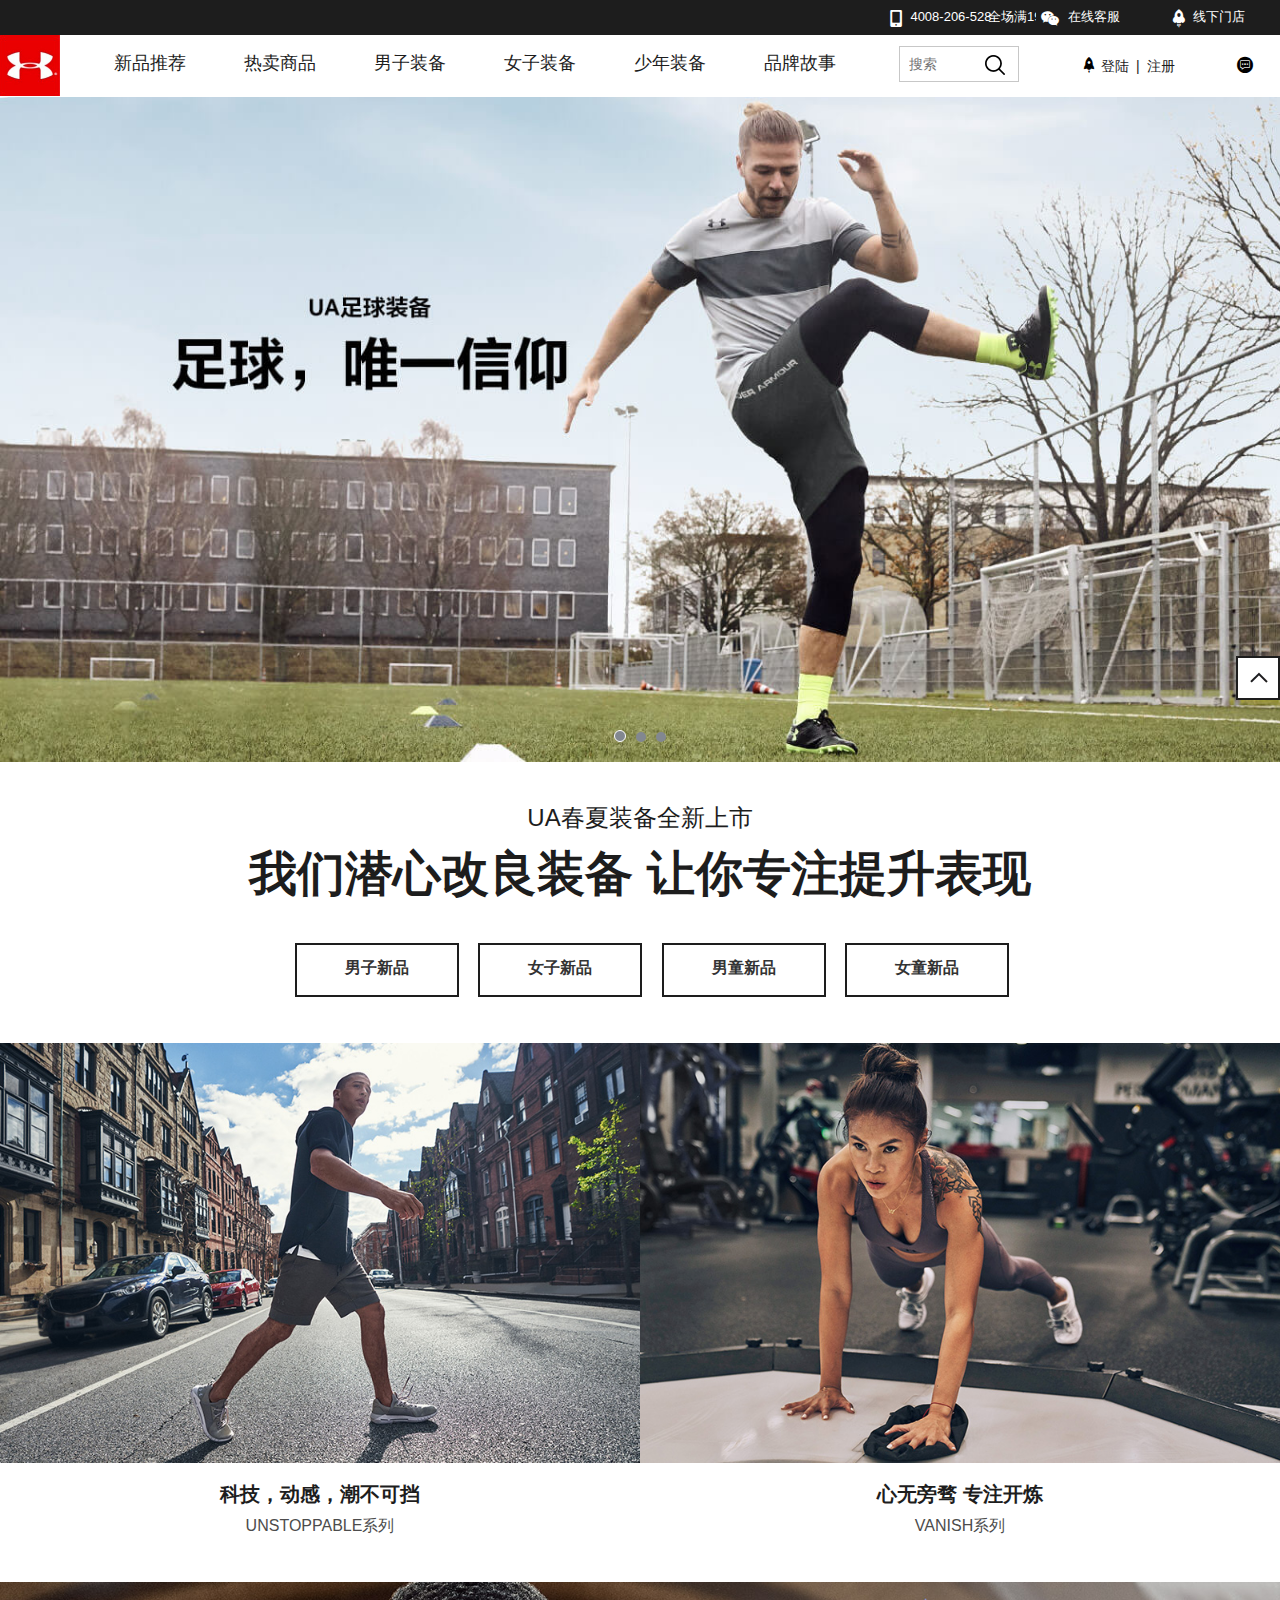
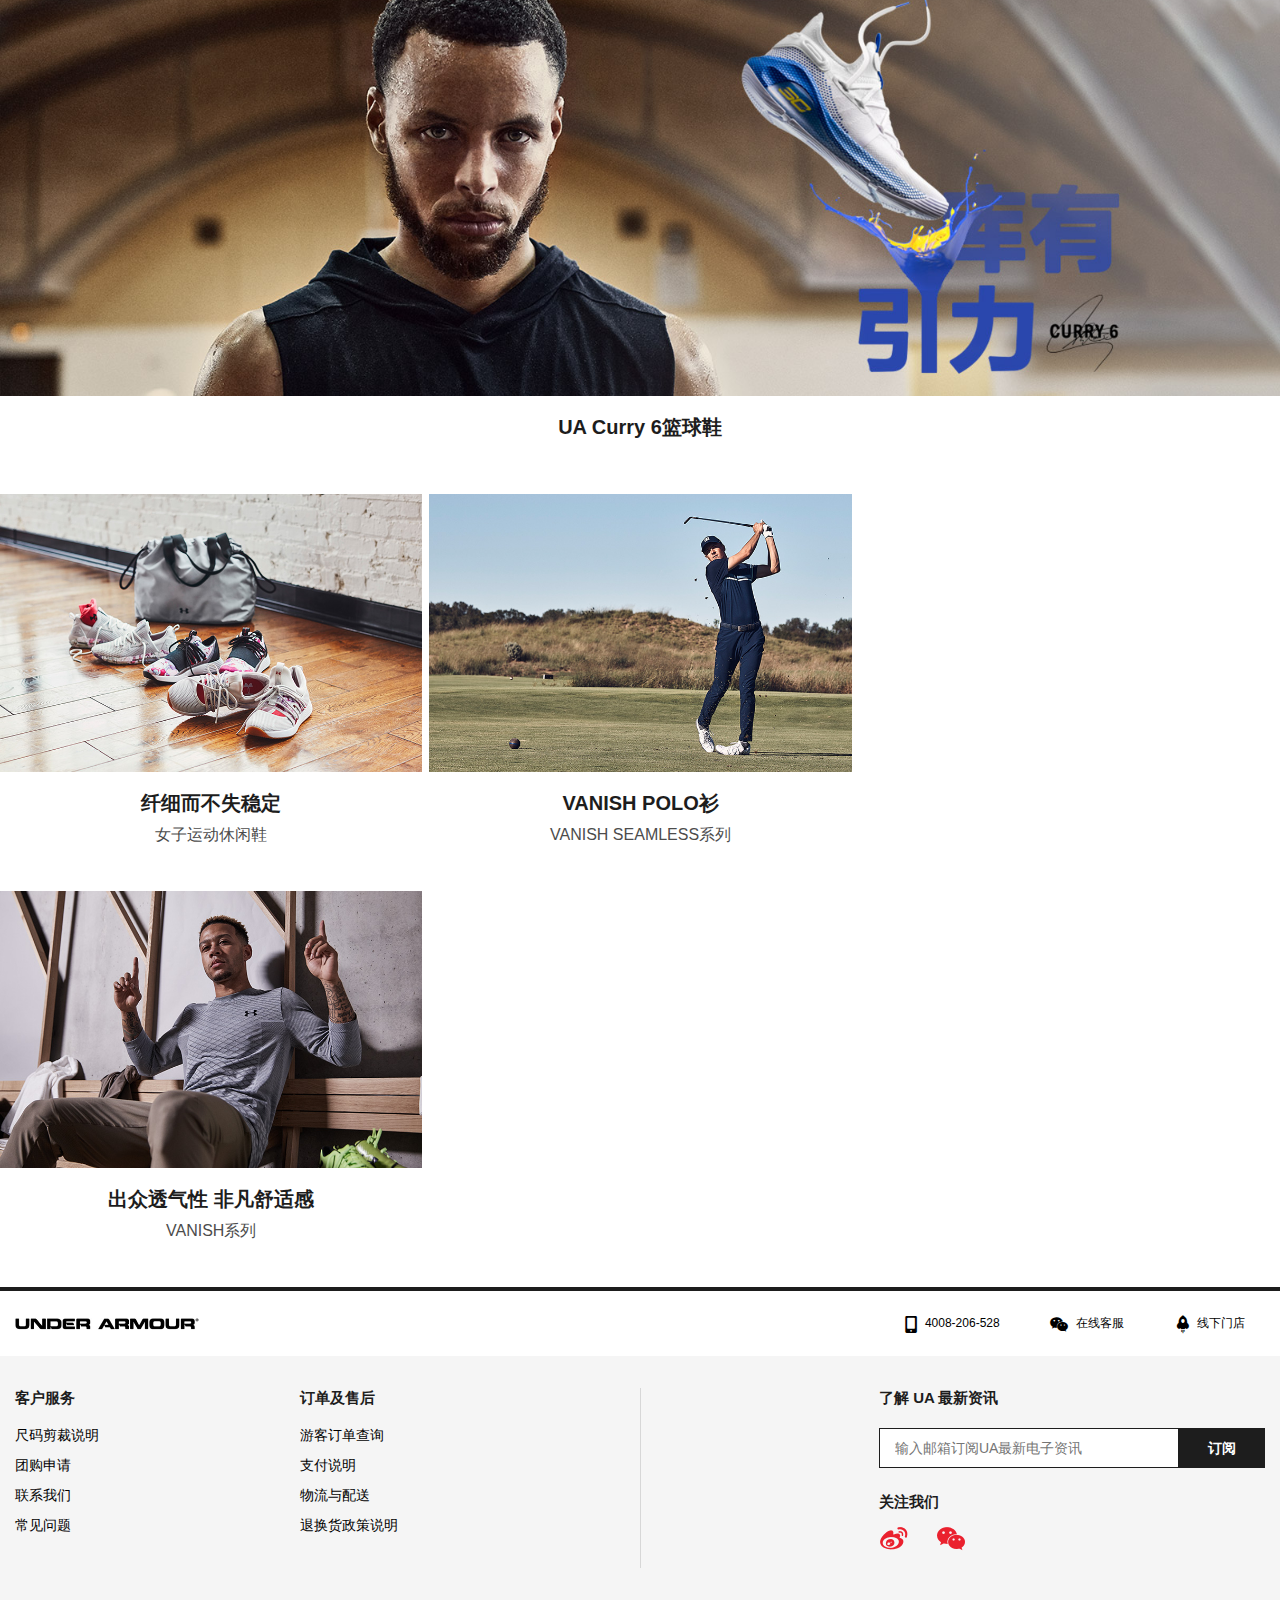
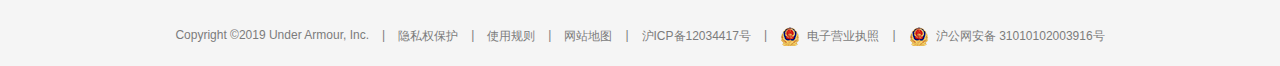
<file: index.html>
<!DOCTYPE html>
<html lang="en">

<head>
    <meta charset="UTF-8">
    <meta name="viewport" content="width=device-width, initial-scale=1.0">
    <meta http-equiv="X-UA-Compatible" content="ie=edge">
    <title>Document</title>
    <link rel="stylesheet" href="./css/style.css">
    <link rel="stylesheet" href="./font/iconfont.css">
</head>

<body>
    <top>
        <div class="top_nav">
            <div class="top_nav_left">
                <span id="free">全场满199免运费</span>
            </div>
            <ul class="top_nav_right right">
                <li><i class="iconfont">&#xe635;</i>4008-206-528</li>
                <li><i class="iconfont">&#xe501;</i> 在线客服</li>
                <li><i class="iconfont">&#xe537;</i>线下门店</li>
            </ul>
        </div>
    </top>
    <div id="backtop">
        <a href="##">

        </a>
    </div>
    <div class="top_folat">
        <div class="secmeu">
            <!-- <div data-id="01" class="secmeu_f">
                <ul class="firstmenlist">
                    <li data-id="01">男子新品推荐</li>
                    <li data-id="02">女子新品推荐</li>
                    <li data-id="03">少年新品推荐</li>
                    <li data-id="04">全部新品推荐</li>
                </ul>
                <div class="left">
                    <div class="banneroneinner left">
                        <a href="http://localhost/andama/src/html/detail.html" class="hrefover">
                            <div class="bannerover">
                                <div class="back">
                                    <span href="##" class="buynow">立即购买</span>
                                </div>
                                <img src="./img/folat1.jpg" alt="">
                            </div>
                            <p class="banneronetext">
                                PROJECT ROCK系列
                            </p>
                        </a>
                    </div>
                    <div class="banneroneinner left  middlesrc">
                        <a href="http://localhost/andama/src/html/detail.html" class="hrefover">
                            <div class="bannerover">
                                <div class="back">
                                    <span href="##" class="buynow">立即购买</span>
                                </div>
                                <img src="./img/folat2.jpg" alt="">
                            </div>
                            <p class="banneronetext">
                                男子WOVEN系列
                            </p>
                        </a>
                    </div>
                    <div class="banneroneinner left">
                        <a href="http://localhost/andama/src/html/detail.html" class="hrefover">
                            <div class="bannerover">
                                <div class="back">
                                    <span href="##" class="buynow">立即购买</span>
                                </div>
                                <img src="./img/folat3.jpg" alt="">
                            </div>
                            <p class="banneronetext">
                                EXCLUSIVES系列
                            </p>
                        </a>
                    </div>
                </div>
            </div> -->
        </div>
        <a href="">
            <img src="./img/logo.jpg" alt="">
        </a>
        <ul class="top_folat_list">
            <li>
                <a href="##" class="top_folat_list_btn" data-id="01">新品推荐 </a>
            </li>
            <li>
                <a href="##" class="top_folat_list_btn" data-id="02">热卖商品 </a>
            </li>
            <li>
                <a href="##" class="top_folat_list_btn" data-id="03">男子装备 </a>
            </li>
            <li>
                <a href="##" class="top_folat_list_btn" data-id="04">女子装备 </a>
            </li>
            <li>
                <a href="##" class="top_folat_list_btn" data-id="05">少年装备 </a>
            </li>
            <li>
                <a href="##" class="top_folat_list_btn" data-id="06">品牌故事 </a>
            </li>

        </ul>
        <ul class="top_folat_listR right">
            <li>
                <div class="search_box">
                    <input type="text" name="" id="search" placeholder="搜索">
                    <span>

                    </span>

                </div>
            </li>
            <li>
                <i class="iconfont">&#xe61d;</i>
                <span id="login">登陆</span>
                <span class="line">|</span>
                <span class="regest">注册</span>
            </li>
            <li>
                <i class="iconfont">&#xe522;</i>
            </li>

        </ul>

    </div>
    <div class="topfolatbox">
        <ul class="topfolat">
            <li>
                <img src="./img/swiper1.jpg" alt="">
            </li>
            <li>
                <img src="./img/swiper2.jpg" alt="">
            </li>
            <li>
                <img src="./img/swiper3.jpg" alt="">
            </li>
        </ul>
        <div id="floatpoint">
            <a href="##" class="pactive"></a>
            <a href="##"></a>
            <a href="##"></a>
        </div>
    </div>
    <div class="summer">
        <p class="summerfrist">
            UA春夏装备全新上市
        </p>
        <p class="summersecond">
            <span>我们潜心改良装备</span>
            <span>让你专注提升表现</span>
        </p>
        <div class="summerthree">
            <h4> <a href="http://localhost/andama/src/html/detail.html">男子新品 </a></h4>
            <h4> <a href="http://localhost/andama/src/html/detail.html">女子新品 </a></h4>
            <h4> <a href="http://localhost/andama/src/html/detail.html">男童新品 </a></h4>
            <h4> <a href="http://localhost/andama/src/html/detail.html">女童新品 </a></h4>
        </div>
    </div>
    <div class="bannerone">
        <div>
            <div class="banneroneinner">
                <a href="http://localhost/andama/src/html/detail.html" class="hrefover">
                    <div class="bannerover">
                        <div class="back">
                            <span href="##" class="buynow">立即购买</span>
                        </div>
                        <img src="./img/bannerone1.jpg" alt="">
                    </div>
                    <p class="banneronetext">
                        科技，动感，潮不可挡
                    </p>
                </a>
            </div>
            <p class="banneronetype">
                UNSTOPPABLE系列
            </p>
        </div>
        <div>
            <div>
                <div class="banneroneinner">
                    <a href="http://localhost/andama/src/html/detail.html" class="hrefover">
                        <div class="bannerover">
                            <div class="back">
                                <span href="##" class="buynow">立即购买</span>
                            </div>
                            <img src="./img/bannerone2.jpg" alt="">
                        </div>
                        <p class="banneronetext">
                            心无旁骛 专注开炼
                        </p>
                    </a>
                </div>
                <p class="banneronetype">
                    VANISH系列
                </p>
            </div>
        </div>
    </div>

    <div class="bannerone bannertwo">
        <div class='big'>
            <div>
                <div class="banneroneinner">
                    <a href="http://localhost/andama/src/html/detail.html" class="hrefover">
                        <div class="bannerover">
                            <div class="back">
                                <span href="##" class="buynow">立即购买</span>
                            </div>
                            <img src="./img/banner3.jpg" alt="">
                        </div>
                        <p class="banneronetext">
                            UA Curry 6篮球鞋
                        </p>
                    </a>
                </div>
            </div>
        </div>
    </div>

    <div class="bannerone bannerthr">
        <div class='thrbig'>
            <div class="banneroneinner">
                <a href="http://localhost/andama/src/html/detail.html" class="hrefover">
                    <div class="bannerover">
                        <div class="back">
                            <span href="##" class="buynow">立即购买</span>
                        </div>
                        <img src="./img/banner4.jpg" alt="">
                    </div>
                    <p class="banneronetext">
                        纤细而不失稳定
                    </p>
                </a>
            </div>
            <p class="banneronetype">
                女子运动休闲鞋
            </p>
        </div>
        <div class='thrbig middle'>
            <div>
                <div class="banneroneinner">
                    <a href="http://localhost/andama/src/html/detail.html" class="hrefover">
                        <div class="bannerover">
                            <div class="back">
                                <span href="##" class="buynow">立即购买</span>
                            </div>
                            <img src="./img/banner5.jpg" alt="">
                        </div>
                        <p class="banneronetext">
                            VANISH POLO衫
                        </p>
                    </a>
                </div>
                <p class="banneronetype">
                    VANISH SEAMLESS系列
                </p>
            </div>
        </div>
        <div class='thrbig'>
            <div>
                <div class="banneroneinner">
                    <a href="http://localhost/andama/src/html/detail.html" class="hrefover">
                        <div class="bannerover">
                            <div class="back">
                                <span href="##" class="buynow">立即购买</span>
                            </div>
                            <img src="./img/banner6.jpg" alt="">
                        </div>
                        <p class="banneronetext">
                            出众透气性 非凡舒适感
                        </p>
                    </a>
                </div>
                <p class="banneronetype">
                    VANISH系列
                </p>
            </div>
        </div>
    </div>
    <div class="footer">
        <div class="footer_top">
            <a href="##">
                <img src="./img/footerlogo.jpg" alt="">
            </a>
            <ul class="top_nav_right right">
                <li><i class="iconfont">&#xe635;</i>4008-206-528</li>
                <li><i class="iconfont">&#xe501;</i> 在线客服</li>
                <li><i class="iconfont">&#xe537;</i>线下门店</li>
            </ul>
        </div>
        <div class="footer_last">
            <div class="footer_last_meu">
                <div class="footer_meu_left">
                    <div class="meu_left left">
                        <p>
                            客户服务
                        </p>
                        <ul>
                            <li>尺码剪裁说明</li>
                            <li>团购申请</li>
                            <li>联系我们</li>
                            <li>常见问题</li>
                        </ul>
                    </div>
                    <div class="meu_left left">
                        <p>
                            订单及售后
                        </p>
                        <ul>
                            <li>游客订单查询</li>
                            <li>支付说明</li>
                            <li>物流与配送</li>
                            <li>退换货政策说明</li>
                        </ul>
                    </div>
                </div>
                <div class="footer_meu_right right">
                    <div class="meu_right_text">了解 UA 最新资讯</div>
                    <div class="meu_search_box">
                        <div class="search_box_inner">
                            <input type="text" placeholder="输入邮箱订阅UA最新电子资讯">
                            <a href="##">订阅</a>
                        </div>
                    </div>
                    <div class="contact">
                        <div>关注我们</div>
                        <a href="##" class="webio"></a>
                        <a href="##" class="wechat"></a>
                    </div>
                </div>
                <div class="footer_footer">
                    <ul>
                        <li>Copyright ©2019 Under Armour, Inc.</li>
                        <li class="gang">|</li>
                        <li>隐私权保护</li>
                        <li class="gang">|</li>
                        <li>使用规则</li>
                        <li class="gang">|</li>
                        <li>网站地图</li>
                        <li class="gang">|</li>
                        <li>沪ICP备12034417号</li>
                        <li class="gang">|</li>
                        <li>
                            <i class="m_cin"></i> 电子营业执照
                        </li>
                        <li class="gang">|</li>
                        <li>
                            <i class="m_cin"></i> 沪公网安备 31010102003916号
                        </li>
                    </ul>
                </div>
            </div>
        </div>
    </div>

</body>

</html>
<script src="./js/public/ajax.js"></script>
<script src="./js/public/common.js"></script>
<script src="./js/index.js"></script>
</file>
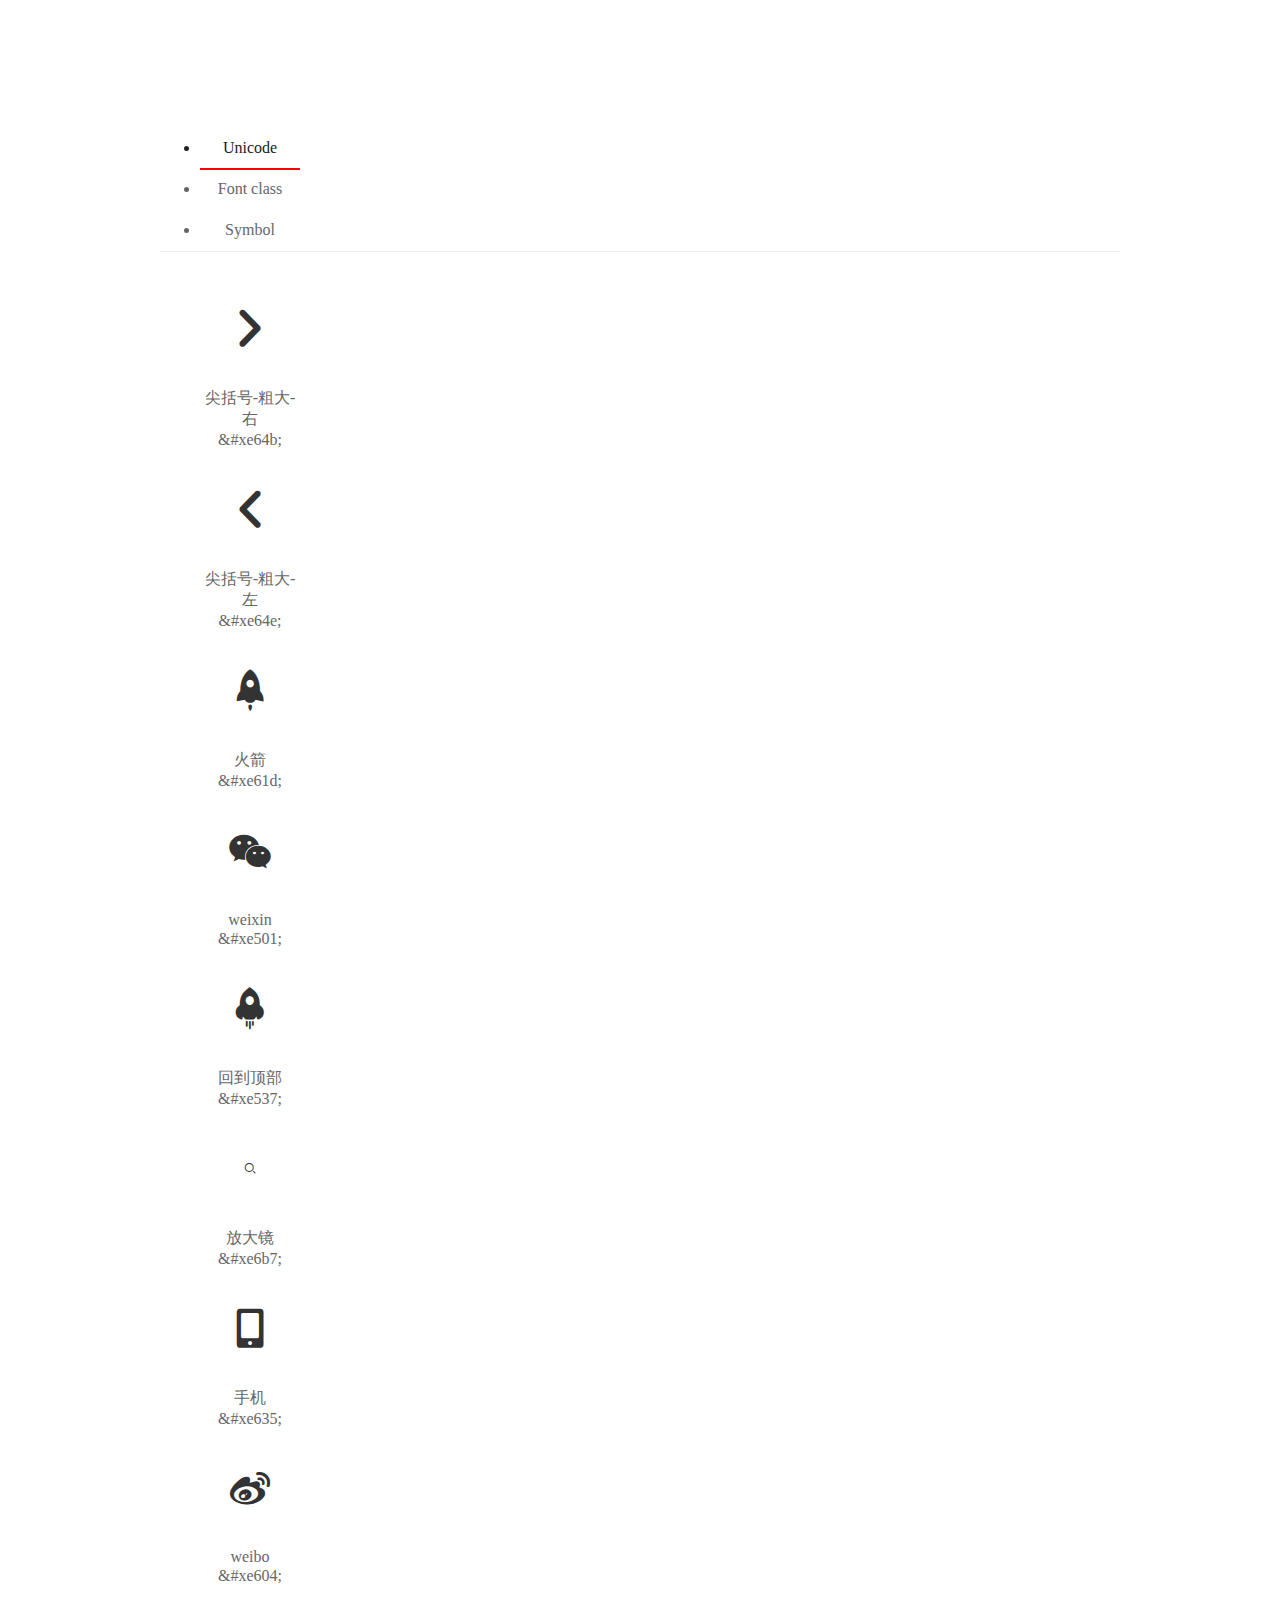
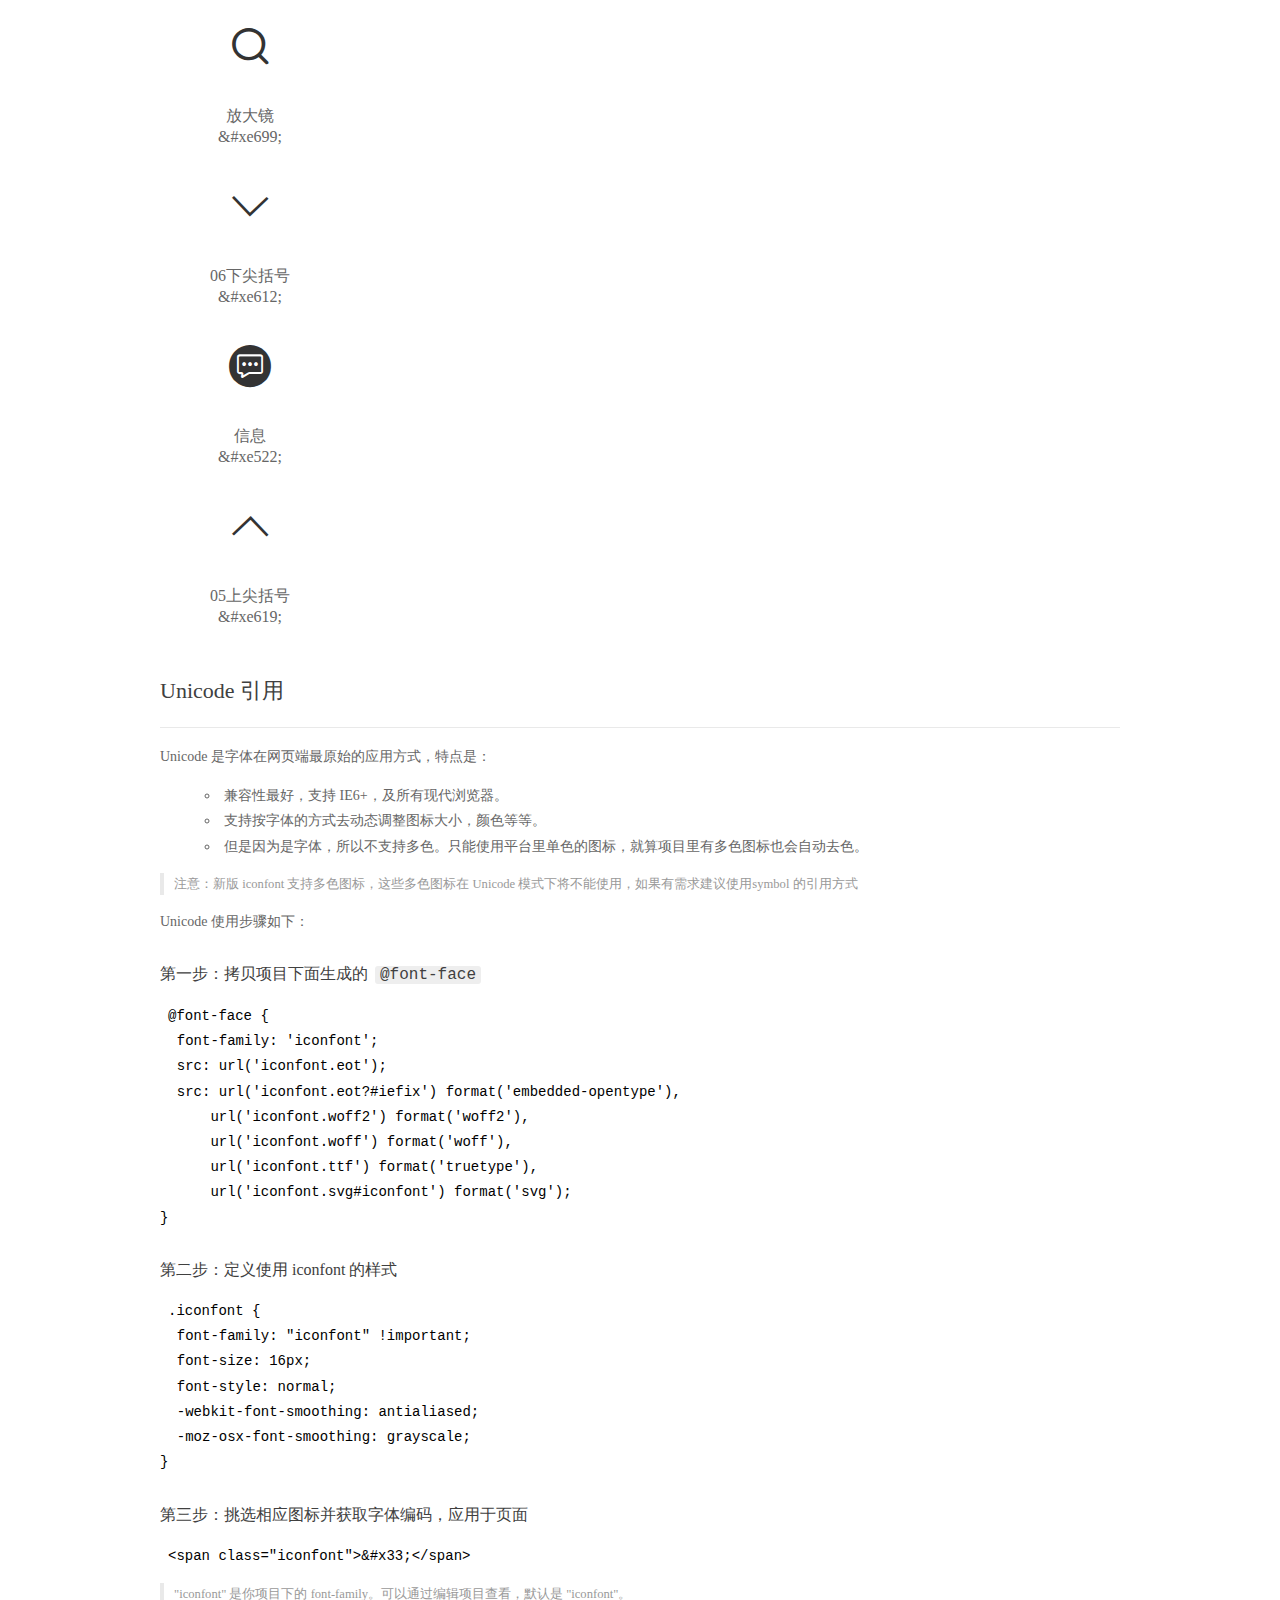
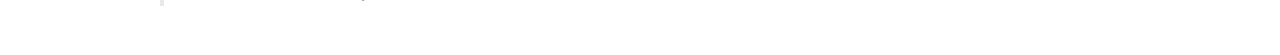
<file: font/demo_index.html>
<!DOCTYPE html>
<html>
<head>
  <meta charset="utf-8"/>
  <title>IconFont Demo</title>
  <link rel="shortcut icon" href="https://gtms04.alicdn.com/tps/i4/TB1_oz6GVXXXXaFXpXXJDFnIXXX-64-64.ico" type="image/x-icon"/>
  <link rel="stylesheet" href="https://g.alicdn.com/thx/cube/1.3.2/cube.min.css">
  <link rel="stylesheet" href="demo.css">
  <link rel="stylesheet" href="iconfont.css">
  <script src="iconfont.js"></script>
  <!-- jQuery -->
  <script src="https://a1.alicdn.com/oss/uploads/2018/12/26/7bfddb60-08e8-11e9-9b04-53e73bb6408b.js"></script>
  <!-- 代码高亮 -->
  <script src="https://a1.alicdn.com/oss/uploads/2018/12/26/a3f714d0-08e6-11e9-8a15-ebf944d7534c.js"></script>
</head>
<body>
  <div class="main">
    <h1 class="logo"><a href="https://www.iconfont.cn/" title="iconfont 首页" target="_blank">&#xe86b;</a></h1>
    <div class="nav-tabs">
      <ul id="tabs" class="dib-box">
        <li class="dib active"><span>Unicode</span></li>
        <li class="dib"><span>Font class</span></li>
        <li class="dib"><span>Symbol</span></li>
      </ul>
      
    </div>
    <div class="tab-container">
      <div class="content unicode" style="display: block;">
          <ul class="icon_lists dib-box">
          
            <li class="dib">
              <span class="icon iconfont">&#xe64b;</span>
                <div class="name">尖括号-粗大-右</div>
                <div class="code-name">&amp;#xe64b;</div>
              </li>
          
            <li class="dib">
              <span class="icon iconfont">&#xe64e;</span>
                <div class="name">尖括号-粗大-左</div>
                <div class="code-name">&amp;#xe64e;</div>
              </li>
          
            <li class="dib">
              <span class="icon iconfont">&#xe61d;</span>
                <div class="name">火箭</div>
                <div class="code-name">&amp;#xe61d;</div>
              </li>
          
            <li class="dib">
              <span class="icon iconfont">&#xe501;</span>
                <div class="name">weixin</div>
                <div class="code-name">&amp;#xe501;</div>
              </li>
          
            <li class="dib">
              <span class="icon iconfont">&#xe537;</span>
                <div class="name">回到顶部</div>
                <div class="code-name">&amp;#xe537;</div>
              </li>
          
            <li class="dib">
              <span class="icon iconfont">&#xe6b7;</span>
                <div class="name">放大镜</div>
                <div class="code-name">&amp;#xe6b7;</div>
              </li>
          
            <li class="dib">
              <span class="icon iconfont">&#xe635;</span>
                <div class="name">手机</div>
                <div class="code-name">&amp;#xe635;</div>
              </li>
          
            <li class="dib">
              <span class="icon iconfont">&#xe604;</span>
                <div class="name">weibo</div>
                <div class="code-name">&amp;#xe604;</div>
              </li>
          
            <li class="dib">
              <span class="icon iconfont">&#xe699;</span>
                <div class="name">放大镜</div>
                <div class="code-name">&amp;#xe699;</div>
              </li>
          
            <li class="dib">
              <span class="icon iconfont">&#xe612;</span>
                <div class="name">06下尖括号</div>
                <div class="code-name">&amp;#xe612;</div>
              </li>
          
            <li class="dib">
              <span class="icon iconfont">&#xe522;</span>
                <div class="name">信息</div>
                <div class="code-name">&amp;#xe522;</div>
              </li>
          
            <li class="dib">
              <span class="icon iconfont">&#xe619;</span>
                <div class="name">05上尖括号</div>
                <div class="code-name">&amp;#xe619;</div>
              </li>
          
          </ul>
          <div class="article markdown">
          <h2 id="unicode-">Unicode 引用</h2>
          <hr>

          <p>Unicode 是字体在网页端最原始的应用方式，特点是：</p>
          <ul>
            <li>兼容性最好，支持 IE6+，及所有现代浏览器。</li>
            <li>支持按字体的方式去动态调整图标大小，颜色等等。</li>
            <li>但是因为是字体，所以不支持多色。只能使用平台里单色的图标，就算项目里有多色图标也会自动去色。</li>
          </ul>
          <blockquote>
            <p>注意：新版 iconfont 支持多色图标，这些多色图标在 Unicode 模式下将不能使用，如果有需求建议使用symbol 的引用方式</p>
          </blockquote>
          <p>Unicode 使用步骤如下：</p>
          <h3 id="-font-face">第一步：拷贝项目下面生成的 <code>@font-face</code></h3>
<pre><code class="language-css"
>@font-face {
  font-family: 'iconfont';
  src: url('iconfont.eot');
  src: url('iconfont.eot?#iefix') format('embedded-opentype'),
      url('iconfont.woff2') format('woff2'),
      url('iconfont.woff') format('woff'),
      url('iconfont.ttf') format('truetype'),
      url('iconfont.svg#iconfont') format('svg');
}
</code></pre>
          <h3 id="-iconfont-">第二步：定义使用 iconfont 的样式</h3>
<pre><code class="language-css"
>.iconfont {
  font-family: "iconfont" !important;
  font-size: 16px;
  font-style: normal;
  -webkit-font-smoothing: antialiased;
  -moz-osx-font-smoothing: grayscale;
}
</code></pre>
          <h3 id="-">第三步：挑选相应图标并获取字体编码，应用于页面</h3>
<pre>
<code class="language-html"
>&lt;span class="iconfont"&gt;&amp;#x33;&lt;/span&gt;
</code></pre>
          <blockquote>
            <p>"iconfont" 是你项目下的 font-family。可以通过编辑项目查看，默认是 "iconfont"。</p>
          </blockquote>
          </div>
      </div>
      <div class="content font-class">
        <ul class="icon_lists dib-box">
          
          <li class="dib">
            <span class="icon iconfont icon-jiankuohaocudayou"></span>
            <div class="name">
              尖括号-粗大-右
            </div>
            <div class="code-name">.icon-jiankuohaocudayou
            </div>
          </li>
          
          <li class="dib">
            <span class="icon iconfont icon-jiankuohaocudazuo"></span>
            <div class="name">
              尖括号-粗大-左
            </div>
            <div class="code-name">.icon-jiankuohaocudazuo
            </div>
          </li>
          
          <li class="dib">
            <span class="icon iconfont icon-huojian"></span>
            <div class="name">
              火箭
            </div>
            <div class="code-name">.icon-huojian
            </div>
          </li>
          
          <li class="dib">
            <span class="icon iconfont icon-wx"></span>
            <div class="name">
              weixin
            </div>
            <div class="code-name">.icon-wx
            </div>
          </li>
          
          <li class="dib">
            <span class="icon iconfont icon-huidaodingbu"></span>
            <div class="name">
              回到顶部
            </div>
            <div class="code-name">.icon-huidaodingbu
            </div>
          </li>
          
          <li class="dib">
            <span class="icon iconfont icon-fangdajing"></span>
            <div class="name">
              放大镜
            </div>
            <div class="code-name">.icon-fangdajing
            </div>
          </li>
          
          <li class="dib">
            <span class="icon iconfont icon-shouji"></span>
            <div class="name">
              手机
            </div>
            <div class="code-name">.icon-shouji
            </div>
          </li>
          
          <li class="dib">
            <span class="icon iconfont icon-weibo"></span>
            <div class="name">
              weibo
            </div>
            <div class="code-name">.icon-weibo
            </div>
          </li>
          
          <li class="dib">
            <span class="icon iconfont icon-fangdajing1"></span>
            <div class="name">
              放大镜
            </div>
            <div class="code-name">.icon-fangdajing1
            </div>
          </li>
          
          <li class="dib">
            <span class="icon iconfont icon-xiajiankuohao"></span>
            <div class="name">
              06下尖括号
            </div>
            <div class="code-name">.icon-xiajiankuohao
            </div>
          </li>
          
          <li class="dib">
            <span class="icon iconfont icon-xinxi"></span>
            <div class="name">
              信息
            </div>
            <div class="code-name">.icon-xinxi
            </div>
          </li>
          
          <li class="dib">
            <span class="icon iconfont icon-shangjiankuohao"></span>
            <div class="name">
              05上尖括号
            </div>
            <div class="code-name">.icon-shangjiankuohao
            </div>
          </li>
          
        </ul>
        <div class="article markdown">
        <h2 id="font-class-">font-class 引用</h2>
        <hr>

        <p>font-class 是 Unicode 使用方式的一种变种，主要是解决 Unicode 书写不直观，语意不明确的问题。</p>
        <p>与 Unicode 使用方式相比，具有如下特点：</p>
        <ul>
          <li>兼容性良好，支持 IE8+，及所有现代浏览器。</li>
          <li>相比于 Unicode 语意明确，书写更直观。可以很容易分辨这个 icon 是什么。</li>
          <li>因为使用 class 来定义图标，所以当要替换图标时，只需要修改 class 里面的 Unicode 引用。</li>
          <li>不过因为本质上还是使用的字体，所以多色图标还是不支持的。</li>
        </ul>
        <p>使用步骤如下：</p>
        <h3 id="-fontclass-">第一步：引入项目下面生成的 fontclass 代码：</h3>
<pre><code class="language-html">&lt;link rel="stylesheet" href="./iconfont.css"&gt;
</code></pre>
        <h3 id="-">第二步：挑选相应图标并获取类名，应用于页面：</h3>
<pre><code class="language-html">&lt;span class="iconfont icon-xxx"&gt;&lt;/span&gt;
</code></pre>
        <blockquote>
          <p>"
            iconfont" 是你项目下的 font-family。可以通过编辑项目查看，默认是 "iconfont"。</p>
        </blockquote>
      </div>
      </div>
      <div class="content symbol">
          <ul class="icon_lists dib-box">
          
            <li class="dib">
                <svg class="icon svg-icon" aria-hidden="true">
                  <use xlink:href="#icon-jiankuohaocudayou"></use>
                </svg>
                <div class="name">尖括号-粗大-右</div>
                <div class="code-name">#icon-jiankuohaocudayou</div>
            </li>
          
            <li class="dib">
                <svg class="icon svg-icon" aria-hidden="true">
                  <use xlink:href="#icon-jiankuohaocudazuo"></use>
                </svg>
                <div class="name">尖括号-粗大-左</div>
                <div class="code-name">#icon-jiankuohaocudazuo</div>
            </li>
          
            <li class="dib">
                <svg class="icon svg-icon" aria-hidden="true">
                  <use xlink:href="#icon-huojian"></use>
                </svg>
                <div class="name">火箭</div>
                <div class="code-name">#icon-huojian</div>
            </li>
          
            <li class="dib">
                <svg class="icon svg-icon" aria-hidden="true">
                  <use xlink:href="#icon-wx"></use>
                </svg>
                <div class="name">weixin</div>
                <div class="code-name">#icon-wx</div>
            </li>
          
            <li class="dib">
                <svg class="icon svg-icon" aria-hidden="true">
                  <use xlink:href="#icon-huidaodingbu"></use>
                </svg>
                <div class="name">回到顶部</div>
                <div class="code-name">#icon-huidaodingbu</div>
            </li>
          
            <li class="dib">
                <svg class="icon svg-icon" aria-hidden="true">
                  <use xlink:href="#icon-fangdajing"></use>
                </svg>
                <div class="name">放大镜</div>
                <div class="code-name">#icon-fangdajing</div>
            </li>
          
            <li class="dib">
                <svg class="icon svg-icon" aria-hidden="true">
                  <use xlink:href="#icon-shouji"></use>
                </svg>
                <div class="name">手机</div>
                <div class="code-name">#icon-shouji</div>
            </li>
          
            <li class="dib">
                <svg class="icon svg-icon" aria-hidden="true">
                  <use xlink:href="#icon-weibo"></use>
                </svg>
                <div class="name">weibo</div>
                <div class="code-name">#icon-weibo</div>
            </li>
          
            <li class="dib">
                <svg class="icon svg-icon" aria-hidden="true">
                  <use xlink:href="#icon-fangdajing1"></use>
                </svg>
                <div class="name">放大镜</div>
                <div class="code-name">#icon-fangdajing1</div>
            </li>
          
            <li class="dib">
                <svg class="icon svg-icon" aria-hidden="true">
                  <use xlink:href="#icon-xiajiankuohao"></use>
                </svg>
                <div class="name">06下尖括号</div>
                <div class="code-name">#icon-xiajiankuohao</div>
            </li>
          
            <li class="dib">
                <svg class="icon svg-icon" aria-hidden="true">
                  <use xlink:href="#icon-xinxi"></use>
                </svg>
                <div class="name">信息</div>
                <div class="code-name">#icon-xinxi</div>
            </li>
          
            <li class="dib">
                <svg class="icon svg-icon" aria-hidden="true">
                  <use xlink:href="#icon-shangjiankuohao"></use>
                </svg>
                <div class="name">05上尖括号</div>
                <div class="code-name">#icon-shangjiankuohao</div>
            </li>
          
          </ul>
          <div class="article markdown">
          <h2 id="symbol-">Symbol 引用</h2>
          <hr>

          <p>这是一种全新的使用方式，应该说这才是未来的主流，也是平台目前推荐的用法。相关介绍可以参考这篇<a href="">文章</a>
            这种用法其实是做了一个 SVG 的集合，与另外两种相比具有如下特点：</p>
          <ul>
            <li>支持多色图标了，不再受单色限制。</li>
            <li>通过一些技巧，支持像字体那样，通过 <code>font-size</code>, <code>color</code> 来调整样式。</li>
            <li>兼容性较差，支持 IE9+，及现代浏览器。</li>
            <li>浏览器渲染 SVG 的性能一般，还不如 png。</li>
          </ul>
          <p>使用步骤如下：</p>
          <h3 id="-symbol-">第一步：引入项目下面生成的 symbol 代码：</h3>
<pre><code class="language-html">&lt;script src="./iconfont.js"&gt;&lt;/script&gt;
</code></pre>
          <h3 id="-css-">第二步：加入通用 CSS 代码（引入一次就行）：</h3>
<pre><code class="language-html">&lt;style&gt;
.icon {
  width: 1em;
  height: 1em;
  vertical-align: -0.15em;
  fill: currentColor;
  overflow: hidden;
}
&lt;/style&gt;
</code></pre>
          <h3 id="-">第三步：挑选相应图标并获取类名，应用于页面：</h3>
<pre><code class="language-html">&lt;svg class="icon" aria-hidden="true"&gt;
  &lt;use xlink:href="#icon-xxx"&gt;&lt;/use&gt;
&lt;/svg&gt;
</code></pre>
          </div>
      </div>

    </div>
  </div>
  <script>
  $(document).ready(function () {
      $('.tab-container .content:first').show()

      $('#tabs li').click(function (e) {
        var tabContent = $('.tab-container .content')
        var index = $(this).index()

        if ($(this).hasClass('active')) {
          return
        } else {
          $('#tabs li').removeClass('active')
          $(this).addClass('active')

          tabContent.hide().eq(index).fadeIn()
        }
      })
    })
  </script>
</body>
</html>
</file>
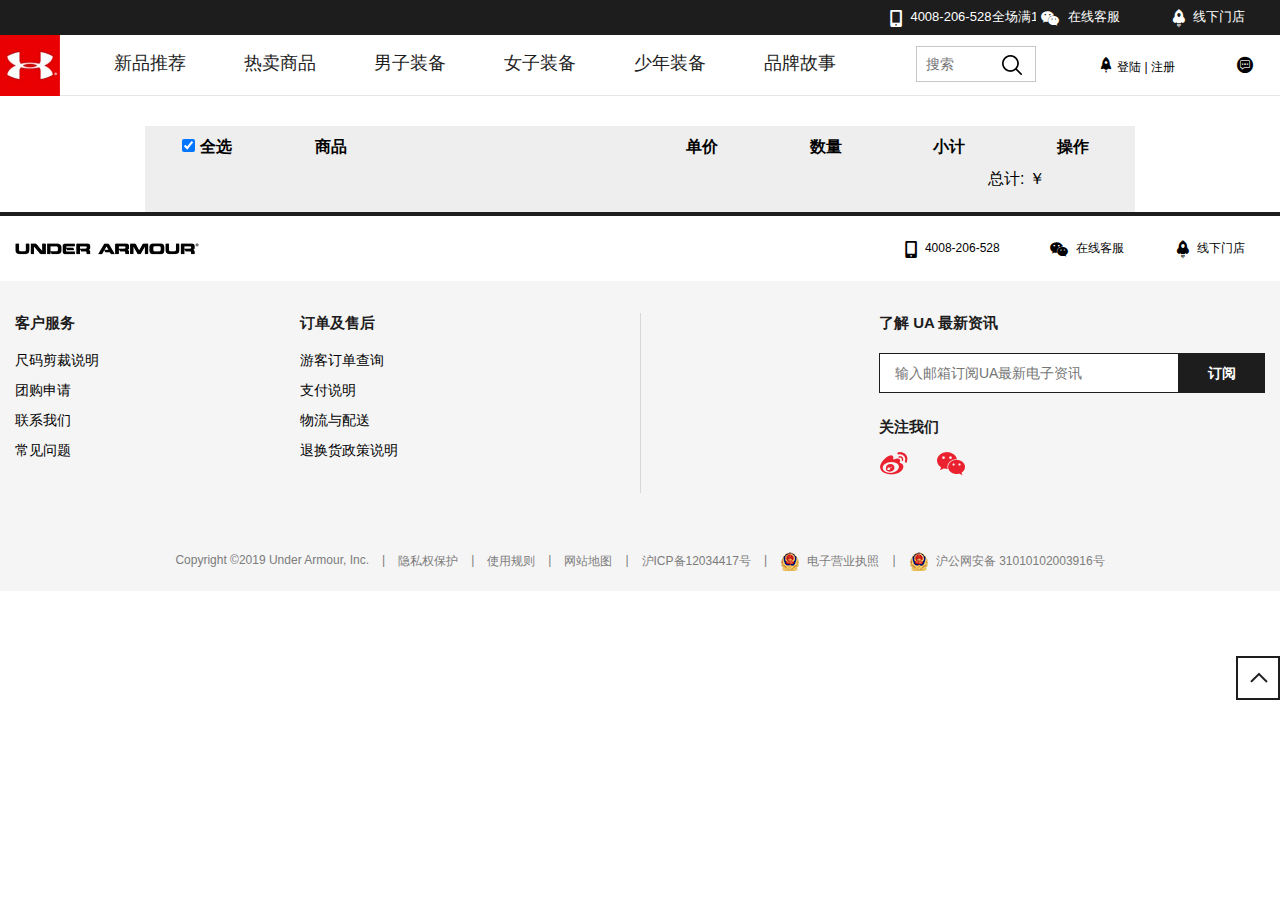
<file: html/car.html>
<!DOCTYPE html>
<html lang="en">

<head>
    <meta charset="UTF-8">
    <meta name="viewport" content="width=device-width, initial-scale=1.0">
    <meta http-equiv="X-UA-Compatible" content="ie=edge">
    <title>Document</title>
    <link rel="stylesheet" href="./../css/top.css">
    <link rel="stylesheet" href="./../css/footer.css">
    <link rel="stylesheet" href="./../font/iconfont.css">
    <link rel="stylesheet" href="./../css/car.css">
</head>

<body>
    <top>
        <div class="top_nav">
            <div class="top_nav_left">
                <span id="free">全场满199免运费</span>
            </div>
            <ul class="top_nav_right right">
                <li><i class="iconfont">&#xe635;</i>4008-206-528</li>
                <li><i class="iconfont">&#xe501;</i> 在线客服</li>
                <li><i class="iconfont">&#xe537;</i>线下门店</li>
            </ul>
        </div>
    </top>
    <div id="backtop">
        <a href="##">

        </a>
    </div>
    <div class="top_folat">
        <div class="secmeu">

        </div>
        <a href="http://localhost/andama/src">
            <img src="./../img/logo.jpg" alt="">
        </a>
        <ul class="top_folat_list">
            <li>
                <a href="##" class="top_folat_list_btn" data-id="01">新品推荐 </a>
            </li>
            <li>
                <a href="##" class="top_folat_list_btn" data-id="02">热卖商品 </a>
            </li>
            <li>
                <a href="##" class="top_folat_list_btn" data-id="03">男子装备 </a>
            </li>
            <li>
                <a href="##" class="top_folat_list_btn" data-id="04">女子装备 </a>
            </li>
            <li>
                <a href="##" class="top_folat_list_btn" data-id="05">少年装备 </a>
            </li>
            <li>
                <a href="##" class="top_folat_list_btn" data-id="06">品牌故事 </a>
            </li>

        </ul>
        <ul class="top_folat_listR right">
            <li>
                <div class="search_box">
                    <input type="text" name="" id="search" placeholder="搜索">
                    <span>

                    </span>

                </div>
            </li>
            <li>
                <i class="iconfont">&#xe61d;</i>
                <span id="login">登陆</span>
                <span class="line">|</span>
                <span class="regest">注册</span>
            </li>
            <li>
                <i class="iconfont">&#xe522;</i>
            </li>

        </ul>

    </div>





    <table id="tab">
        <thead>
            <tr>
                <th>
                    <label for="">
                        <input type="checkbox" name="" value="" checked="checked"  id="allcheck"/> 全选
                    </label>
                </th>
                <th>商品</th>
                <th></th>
                <th></th>
                <th>单价</th>
                <th>数量</th>
                <th>小计</th>
                <th>操作</th>
            </tr>
        </thead>
        <tbody class="tbody">
            <!-- <tr class="count">
                <td><input type="checkbox" name="" id="" value="" class="check" /></td>
                <td class="img"><img src="./../img/list1.png" /></td>
                <td>卖手机拉</td>
                <td>很便宜啦</td>
                <td>￥<span class="singleprice">28.00</span></td>
                <td>
                    <button class="reduce">-</button><input type="" name="" class="num" value="" /><button
                        class="add">+</button>
                </td>
                <td>
                    ￥<span class="sum"></span>
                </td>
                <td>
                    <a href="##" class="del">删除</a>
                </td>
            </tr> -->
        </tbody>
    </table>
    <div id="footer">
        总计: ￥ <span id="total"></span>
    </div>









    <div class="footer">
        <div class="footer_top">
            <a href="##">
                <img src="./../img/footerlogo.jpg" alt="">
            </a>
            <ul class="top_nav_right right">
                <li><i class="iconfont">&#xe635;</i>4008-206-528</li>
                <li><i class="iconfont">&#xe501;</i> 在线客服</li>
                <li><i class="iconfont">&#xe537;</i>线下门店</li>
            </ul>
        </div>
        <div class="footer_last">
            <div class="footer_last_meu">
                <div class="footer_meu_left">
                    <div class="meu_left left">
                        <p>
                            客户服务
                        </p>
                        <ul>
                            <li>尺码剪裁说明</li>
                            <li>团购申请</li>
                            <li>联系我们</li>
                            <li>常见问题</li>
                        </ul>
                    </div>
                    <div class="meu_left left">
                        <p>
                            订单及售后
                        </p>
                        <ul>
                            <li>游客订单查询</li>
                            <li>支付说明</li>
                            <li>物流与配送</li>
                            <li>退换货政策说明</li>
                        </ul>
                    </div>
                </div>
                <div class="footer_meu_right right">
                    <div class="meu_right_text">了解 UA 最新资讯</div>
                    <div class="meu_search_box">
                        <div class="search_box_inner">
                            <input type="text" placeholder="输入邮箱订阅UA最新电子资讯">
                            <a href="##">订阅</a>
                        </div>
                    </div>
                    <div class="contact">
                        <div>关注我们</div>
                        <a href="##" class="webio"></a>
                        <a href="##" class="wechat"></a>
                    </div>
                </div>
                <div class="footer_footer">
                    <ul>
                        <li>Copyright ©2019 Under Armour, Inc.</li>
                        <li class="gang">|</li>
                        <li>隐私权保护</li>
                        <li class="gang">|</li>
                        <li>使用规则</li>
                        <li class="gang">|</li>
                        <li>网站地图</li>
                        <li class="gang">|</li>
                        <li>沪ICP备12034417号</li>
                        <li class="gang">|</li>
                        <li>
                            <i class="m_cin"></i> 电子营业执照
                        </li>
                        <li class="gang">|</li>
                        <li>
                            <i class="m_cin"></i> 沪公网安备 31010102003916号
                        </li>
                    </ul>
                </div>
            </div>
        </div>
    </div>

</body>

</html>
<script src="./../js/public/ajax.js"></script>
<script src="./../js/public/common.js"></script>
<script src="./../js/public/top.js"></script>
<script src="./../js/detail/car.js"></script>
</file>
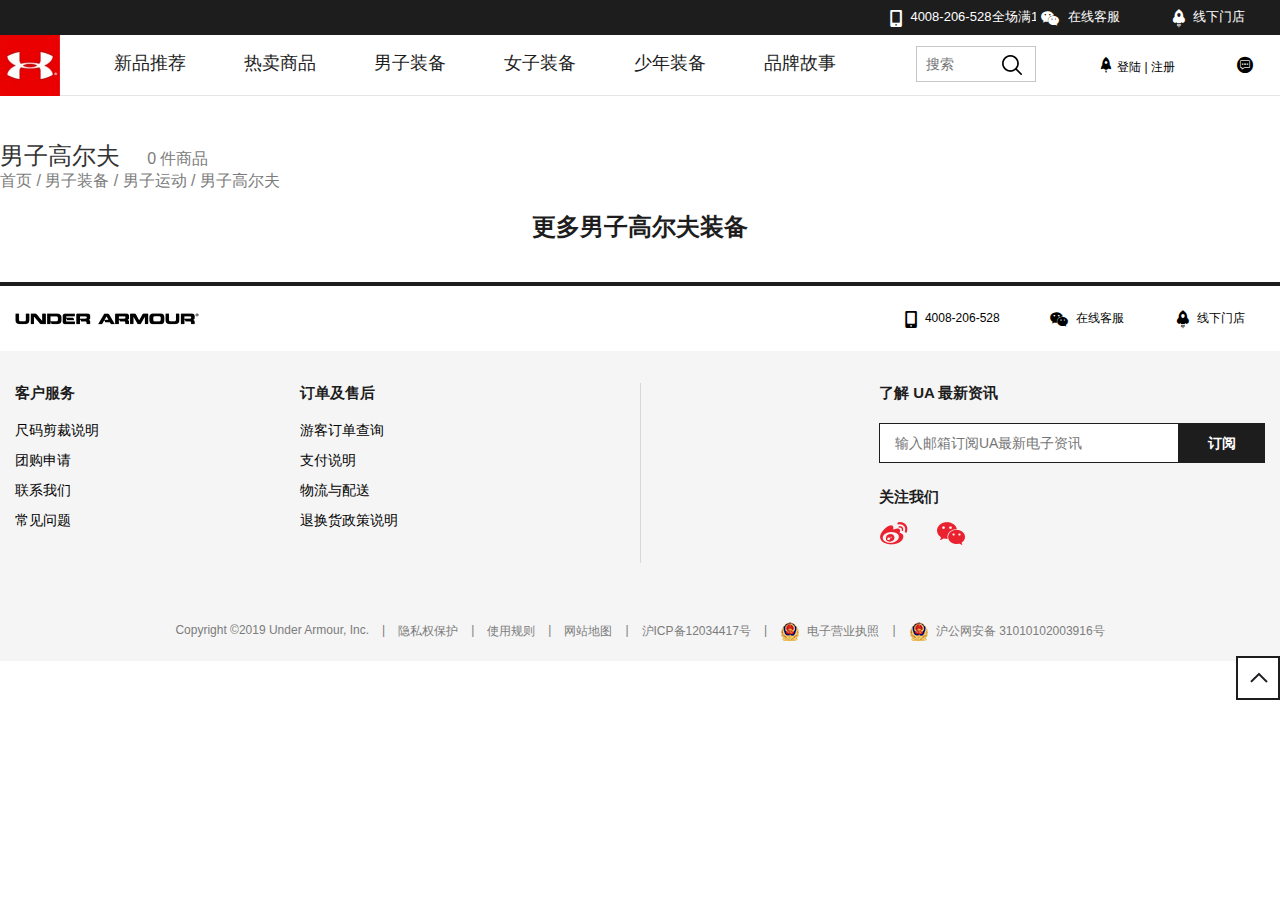
<file: html/detail.html>
<!DOCTYPE html>
<html lang="en">

<head>
    <meta charset="UTF-8">
    <meta name="viewport" content="width=device-width, initial-scale=1.0">
    <meta http-equiv="X-UA-Compatible" content="ie=edge">
    <title>Document</title>
    <link rel="stylesheet" href="./../css/top.css">
    <link rel="stylesheet" href="./../css/regset.css">
    <link rel="stylesheet" href="./../css/footer.css">
    <link rel="stylesheet" href="./../font/iconfont.css">
    <link rel="stylesheet" href="./../css/detail.css">
</head>

<body>
    <top>
        <div class="top_nav">
            <div class="top_nav_left">
                <span id="free">全场满199免运费</span>
            </div>
            <ul class="top_nav_right right">
                <li><i class="iconfont">&#xe635;</i>4008-206-528</li>
                <li><i class="iconfont">&#xe501;</i> 在线客服</li>
                <li><i class="iconfont">&#xe537;</i>线下门店</li>
            </ul>
        </div>
    </top>
    <div id="backtop">
        <a href="##">

        </a>
    </div>
    <div class="top_folat">
        <div class="secmeu">

        </div>
        <a href="http://localhost/andama/src">
            <img src="./../img/logo.jpg" alt="">
        </a>
        <ul class="top_folat_list">
            <li>
                <a href="##" class="top_folat_list_btn" data-id="01">新品推荐 </a>
            </li>
            <li>
                <a href="##" class="top_folat_list_btn" data-id="02">热卖商品 </a>
            </li>
            <li>
                <a href="##" class="top_folat_list_btn" data-id="03">男子装备 </a>
            </li>
            <li>
                <a href="##" class="top_folat_list_btn" data-id="04">女子装备 </a>
            </li>
            <li>
                <a href="##" class="top_folat_list_btn" data-id="05">少年装备 </a>
            </li>
            <li>
                <a href="##" class="top_folat_list_btn" data-id="06">品牌故事 </a>
            </li>

        </ul>
        <ul class="top_folat_listR right">
            <li>
                <div class="search_box">
                    <input type="text" name="" id="search" placeholder="搜索">
                    <span>

                    </span>

                </div>
            </li>
            <li>
                <i class="iconfont">&#xe61d;</i>
                <span id="login">登陆</span>
                <span class="line">|</span>
                <span class="regest">注册</span>
            </li>
            <li>
                <i class="iconfont">&#xe522;</i>
            </li>

        </ul>

    </div>


    <div class="middle_banner">
        <div class="list_heard">
            <div class="list_heard_text">
                <span>男子高尔夫</span>
                <i class="goodsnum">0</i>
                <i>件商品</i>
                <p>
                    <span>首页 / 男子装备 / 男子运动 / 男子高尔夫</span>
                </p>
            </div>
        </div>
        <h3>更多男子高尔夫装备</h3>
        <div class="list_box">
            <!-- 截取点 -->
            <!-- <div class="middle_list">
                <div class="list_inner">
                    <div class="img_inner">
                        <img src="../img/goods1.png" alt="">
                    </div>
                    <div class="text_inner">
                        <div class="color">
                            <a href="##" style="background-color: #231F20"></a>
                            <a href="##"></a>
                            <a href="##"></a>
                        </div>
                        <p>男士UA Vanish Calibrate Polo衫</p>
                        <p>￥<span class="price">649.00</span></p>
                    </div>
                </div>
            </div> -->
            <!-- 截取点 -->
        </div>
    </div>





















    <div class="footer">
        <div class="footer_top">
            <a href="##">
                <img src="./../img/footerlogo.jpg" alt="">
            </a>
            <ul class="top_nav_right right">
                <li><i class="iconfont">&#xe635;</i>4008-206-528</li>
                <li><i class="iconfont">&#xe501;</i> 在线客服</li>
                <li><i class="iconfont">&#xe537;</i>线下门店</li>
            </ul>
        </div>
        <div class="footer_last">
            <div class="footer_last_meu">
                <div class="footer_meu_left">
                    <div class="meu_left left">
                        <p>
                            客户服务
                        </p>
                        <ul>
                            <li>尺码剪裁说明</li>
                            <li>团购申请</li>
                            <li>联系我们</li>
                            <li>常见问题</li>
                        </ul>
                    </div>
                    <div class="meu_left left">
                        <p>
                            订单及售后
                        </p>
                        <ul>
                            <li>游客订单查询</li>
                            <li>支付说明</li>
                            <li>物流与配送</li>
                            <li>退换货政策说明</li>
                        </ul>
                    </div>
                </div>
                <div class="footer_meu_right right">
                    <div class="meu_right_text">了解 UA 最新资讯</div>
                    <div class="meu_search_box">
                        <div class="search_box_inner">
                            <input type="text" placeholder="输入邮箱订阅UA最新电子资讯">
                            <a href="##">订阅</a>
                        </div>
                    </div>
                    <div class="contact">
                        <div>关注我们</div>
                        <a href="##" class="webio"></a>
                        <a href="##" class="wechat"></a>
                    </div>
                </div>
                <div class="footer_footer">
                    <ul>
                        <li>Copyright ©2019 Under Armour, Inc.</li>
                        <li class="gang">|</li>
                        <li>隐私权保护</li>
                        <li class="gang">|</li>
                        <li>使用规则</li>
                        <li class="gang">|</li>
                        <li>网站地图</li>
                        <li class="gang">|</li>
                        <li>沪ICP备12034417号</li>
                        <li class="gang">|</li>
                        <li>
                            <i class="m_cin"></i> 电子营业执照
                        </li>
                        <li class="gang">|</li>
                        <li>
                            <i class="m_cin"></i> 沪公网安备 31010102003916号
                        </li>
                    </ul>
                </div>
            </div>
        </div>
    </div>

</body>

</html>
<script src="./../js/public/ajax.js"></script>
<script src="./../js/public/common.js"></script>
<script src="./../js/public/top.js"></script>
<script src="./../js/detail/detali.js"></script>
</file>
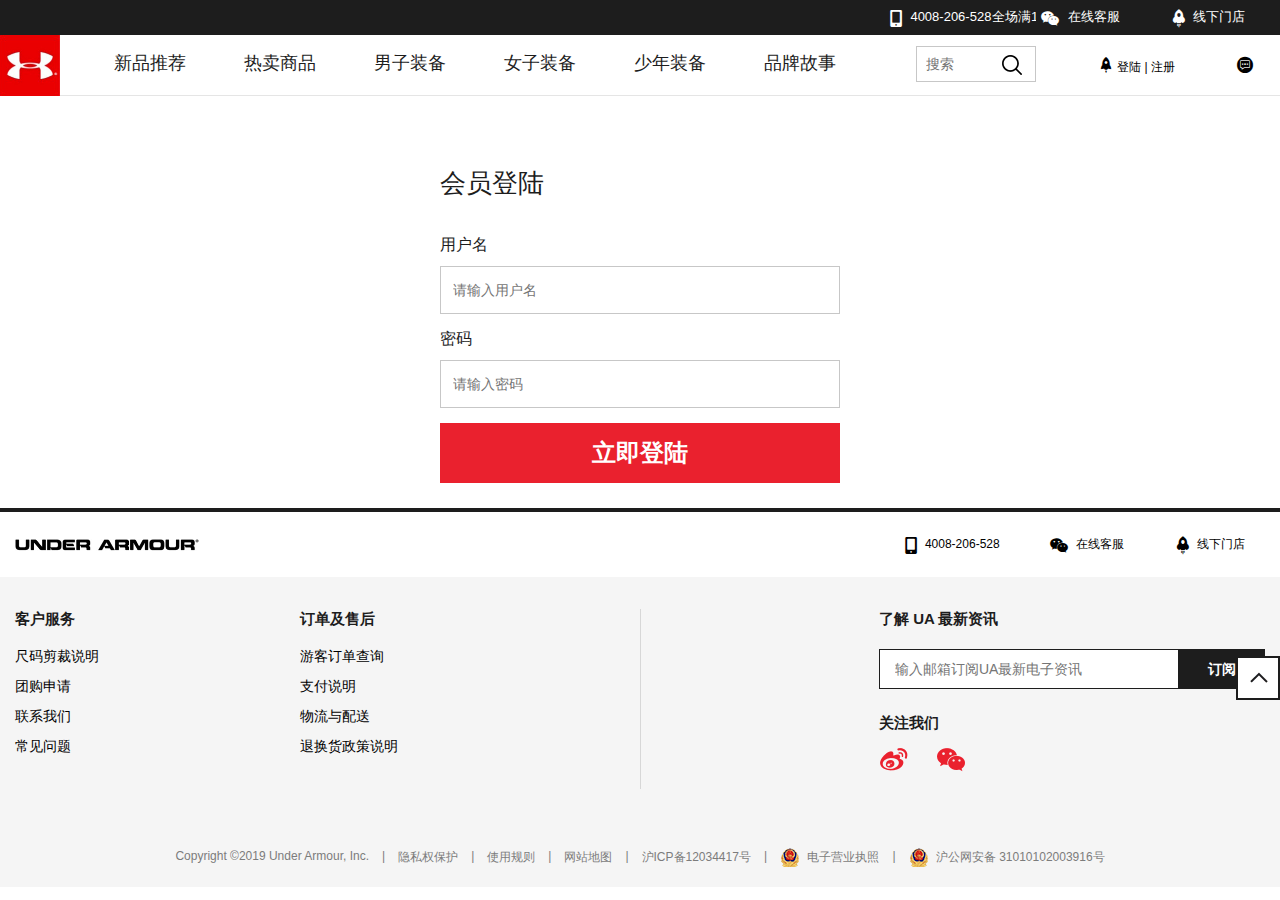
<file: html/login.html>
<!DOCTYPE html>
<html lang="en">

<head>
    <meta charset="UTF-8">
    <meta name="viewport" content="width=device-width, initial-scale=1.0">
    <meta http-equiv="X-UA-Compatible" content="ie=edge">
    <title>Document</title>
    <link rel="stylesheet" href="./../css/top.css">
    <link rel="stylesheet" href="./../css/regset.css">
    <link rel="stylesheet" href="./../css/footer.css">
    <link rel="stylesheet" href="./../font/iconfont.css">
</head>

<body>
    <top>
        <div class="top_nav">
            <div class="top_nav_left">
                <span id="free">全场满199免运费</span>
            </div>
            <ul class="top_nav_right right">
                <li><i class="iconfont">&#xe635;</i>4008-206-528</li>
                <li><i class="iconfont">&#xe501;</i> 在线客服</li>
                <li><i class="iconfont">&#xe537;</i>线下门店</li>
            </ul>
        </div>
    </top>
    <div id="backtop">
        <a href="##">

        </a>
    </div>
    <div class="top_folat">
        <div class="secmeu">
           
        </div>
        <a href="http://localhost/andama/src">
            <img src="./../img/logo.jpg" alt="">
        </a>
        <ul class="top_folat_list">
            <li>
                <a href="##" class="top_folat_list_btn" data-id="01">新品推荐 </a>
            </li>
            <li>
                <a href="##" class="top_folat_list_btn" data-id="02">热卖商品 </a>
            </li>
            <li>
                <a href="##" class="top_folat_list_btn" data-id="03">男子装备 </a>
            </li>
            <li>
                <a href="##" class="top_folat_list_btn" data-id="04">女子装备 </a>
            </li>
            <li>
                <a href="##" class="top_folat_list_btn" data-id="05">少年装备 </a>
            </li>
            <li>
                <a href="##" class="top_folat_list_btn" data-id="06">品牌故事 </a>
            </li>

        </ul>
        <ul class="top_folat_listR right">
            <li>
                <div class="search_box">
                    <input type="text" name="" id="search" placeholder="搜索">
                    <span>

                    </span>

                </div>
            </li>
            <li>
                <i class="iconfont">&#xe61d;</i>
                <span id="login">登陆</span>
                <span class="line">|</span>
                <span class="regest">注册</span>
            </li>
            <li>
                <i class="iconfont">&#xe522;</i>
            </li>

        </ul>

    </div>





    <div class="regest_box login_box">
            <form method="POST" id="login">
                <h4>会员登陆</h4>
                <div >
                    <P>用户名</P>
                    <input type="text" id="username" placeholder="请输入用户名">
                </div>
                <div >
                    <P>密码</P>
                    <input type="text" id="password" placeholder="请输入密码">
                </div>
                <input type="submit" value="立即登陆" id="subbtn">
            </form>
        </div>













    <div class="footer">
            <div class="footer_top">
                <a href="##">
                    <img src="./../img/footerlogo.jpg" alt="">
                </a>
                <ul class="top_nav_right right">
                    <li><i class="iconfont">&#xe635;</i>4008-206-528</li>
                    <li><i class="iconfont">&#xe501;</i> 在线客服</li>
                    <li><i class="iconfont">&#xe537;</i>线下门店</li>
                </ul>
            </div>
            <div class="footer_last">
                <div class="footer_last_meu">
                    <div class="footer_meu_left">
                        <div class="meu_left left">
                            <p>
                                客户服务
                            </p>
                            <ul>
                                <li>尺码剪裁说明</li>
                                <li>团购申请</li>
                                <li>联系我们</li>
                                <li>常见问题</li>
                            </ul>
                        </div>
                        <div class="meu_left left">
                            <p>
                                订单及售后
                            </p>
                            <ul>
                                <li>游客订单查询</li>
                                <li>支付说明</li>
                                <li>物流与配送</li>
                                <li>退换货政策说明</li>
                            </ul>
                        </div>
                    </div>
                    <div class="footer_meu_right right">
                        <div class="meu_right_text">了解 UA 最新资讯</div>
                        <div class="meu_search_box">
                            <div class="search_box_inner">
                                <input type="text" placeholder="输入邮箱订阅UA最新电子资讯">
                                <a href="##">订阅</a>
                            </div>
                        </div>
                        <div class="contact">
                            <div>关注我们</div>
                            <a href="##" class="webio"></a>
                            <a href="##" class="wechat"></a>
                        </div>
                    </div>
                    <div class="footer_footer">
                        <ul>
                            <li>Copyright ©2019 Under Armour, Inc.</li>
                            <li class="gang">|</li>
                            <li>隐私权保护</li>
                            <li class="gang">|</li>
                            <li>使用规则</li>
                            <li class="gang">|</li>
                            <li>网站地图</li>
                            <li class="gang">|</li>
                            <li>沪ICP备12034417号</li>
                            <li class="gang">|</li>
                            <li>
                                <i class="m_cin"></i> 电子营业执照
                            </li>
                            <li class="gang">|</li>
                            <li>
                                <i class="m_cin"></i> 沪公网安备 31010102003916号
                            </li>
                        </ul>
                    </div>
                </div>
            </div>
        </div>
    
    </body>
    
    </html>
    <script src="./../js/public/ajax.js"></script>
    <script src="./../js/public/common.js"></script>
    <script src="./../js/public/top.js"></script>
    <script src="./../js/detail/login.js"></script>
</file>
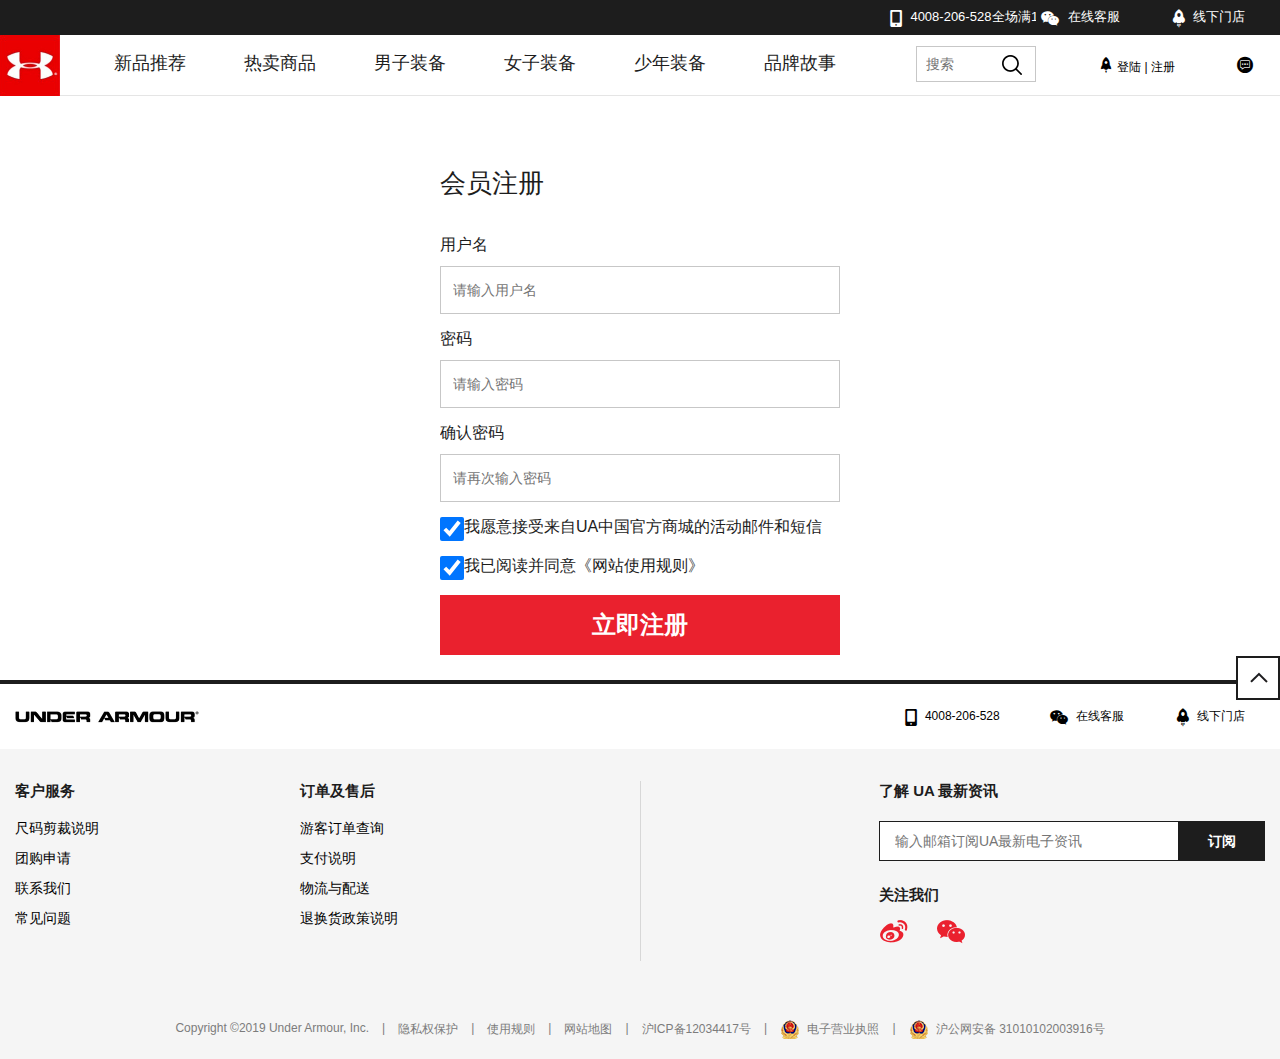
<file: html/regest.html>
<!DOCTYPE html>
<html lang="en">

<head>
    <meta charset="UTF-8">
    <meta name="viewport" content="width=device-width, initial-scale=1.0">
    <meta http-equiv="X-UA-Compatible" content="ie=edge">
    <title>Document</title>
    <link rel="stylesheet" href="./../css/top.css">
    <link rel="stylesheet" href="./../css/regset.css">
    <link rel="stylesheet" href="./../css/footer.css">
    <link rel="stylesheet" href="./../font/iconfont.css">
</head>

<body>
    <top>
        <div class="top_nav">
            <div class="top_nav_left">
                <span id="free">全场满199免运费</span>
            </div>
            <ul class="top_nav_right right">
                <li><i class="iconfont">&#xe635;</i>4008-206-528</li>
                <li><i class="iconfont">&#xe501;</i> 在线客服</li>
                <li><i class="iconfont">&#xe537;</i>线下门店</li>
            </ul>
        </div>
    </top>
    <div id="backtop">
        <a href="##">

        </a>
    </div>
    <div class="top_folat">
        <div class="secmeu">

        </div>
        <a href="http://localhost/andama/src">
            <img src="./../img/logo.jpg" alt="">
        </a>
        <ul class="top_folat_list">
            <li>
                <a href="##" class="top_folat_list_btn" data-id="01">新品推荐 </a>
            </li>
            <li>
                <a href="##" class="top_folat_list_btn" data-id="02">热卖商品 </a>
            </li>
            <li>
                <a href="##" class="top_folat_list_btn" data-id="03">男子装备 </a>
            </li>
            <li>
                <a href="##" class="top_folat_list_btn" data-id="04">女子装备 </a>
            </li>
            <li>
                <a href="##" class="top_folat_list_btn" data-id="05">少年装备 </a>
            </li>
            <li>
                <a href="##" class="top_folat_list_btn" data-id="06">品牌故事 </a>
            </li>

        </ul>
        <ul class="top_folat_listR right">
            <li>
                <div class="search_box">
                    <input type="text" name="" id="search" placeholder="搜索">
                    <span>

                    </span>

                </div>
            </li>
            <li>
                <i class="iconfont">&#xe61d;</i>
                <span id="login">登陆</span>
                <span class="line">|</span>
                <span class="regest">注册</span>
            </li>
            <li>
                <i class="iconfont">&#xe522;</i>
            </li>

        </ul>

    </div>





    <div class="regest_box">
        <form method="POST" id="regest">
            <h4>会员注册</h4>
            <div >
                <P>用户名</P>
                <input type="text" id="username" placeholder="请输入用户名">
            </div>
            <div >
                <P>密码</P>
                <input type="text" id="password" placeholder="请输入密码">
            </div>
            <div >
                <P>确认密码</P>
                <input type="text" id="repassword" placeholder="请再次输入密码">
            </div>
            <div  class="checkbox">
                <input type="checkbox" class="checked" checked="checked">
                <span>我愿意接受来自UA中国官方商城的活动邮件和短信</span>
            </div>
            <div  class="checkbox">
                <input type="checkbox" class="checked" checked="checked">
                <span>我已阅读并同意《网站使用规则》</span>
            </div>
            <input type="submit" value="立即注册" id="subbtn">
        </form>
    </div>













    <div class="footer">
        <div class="footer_top">
            <a href="##">
                <img src="./../img/footerlogo.jpg" alt="">
            </a>
            <ul class="top_nav_right right">
                <li><i class="iconfont">&#xe635;</i>4008-206-528</li>
                <li><i class="iconfont">&#xe501;</i> 在线客服</li>
                <li><i class="iconfont">&#xe537;</i>线下门店</li>
            </ul>
        </div>
        <div class="footer_last">
            <div class="footer_last_meu">
                <div class="footer_meu_left">
                    <div class="meu_left left">
                        <p>
                            客户服务
                        </p>
                        <ul>
                            <li>尺码剪裁说明</li>
                            <li>团购申请</li>
                            <li>联系我们</li>
                            <li>常见问题</li>
                        </ul>
                    </div>
                    <div class="meu_left left">
                        <p>
                            订单及售后
                        </p>
                        <ul>
                            <li>游客订单查询</li>
                            <li>支付说明</li>
                            <li>物流与配送</li>
                            <li>退换货政策说明</li>
                        </ul>
                    </div>
                </div>
                <div class="footer_meu_right right">
                    <div class="meu_right_text">了解 UA 最新资讯</div>
                    <div class="meu_search_box">
                        <div class="search_box_inner">
                            <input type="text" placeholder="输入邮箱订阅UA最新电子资讯">
                            <a href="##">订阅</a>
                        </div>
                    </div>
                    <div class="contact">
                        <div>关注我们</div>
                        <a href="##" class="webio"></a>
                        <a href="##" class="wechat"></a>
                    </div>
                </div>
                <div class="footer_footer">
                    <ul>
                        <li>Copyright ©2019 Under Armour, Inc.</li>
                        <li class="gang">|</li>
                        <li>隐私权保护</li>
                        <li class="gang">|</li>
                        <li>使用规则</li>
                        <li class="gang">|</li>
                        <li>网站地图</li>
                        <li class="gang">|</li>
                        <li>沪ICP备12034417号</li>
                        <li class="gang">|</li>
                        <li>
                            <i class="m_cin"></i> 电子营业执照
                        </li>
                        <li class="gang">|</li>
                        <li>
                            <i class="m_cin"></i> 沪公网安备 31010102003916号
                        </li>
                    </ul>
                </div>
            </div>
        </div>
    </div>

</body>

</html>
<script src="./../js/public/ajax.js"></script>
<script src="./../js/public/common.js"></script>
<script src="./../js/public/top.js"></script>
<script src="./../js/detail/regest.js"></script>
</file>
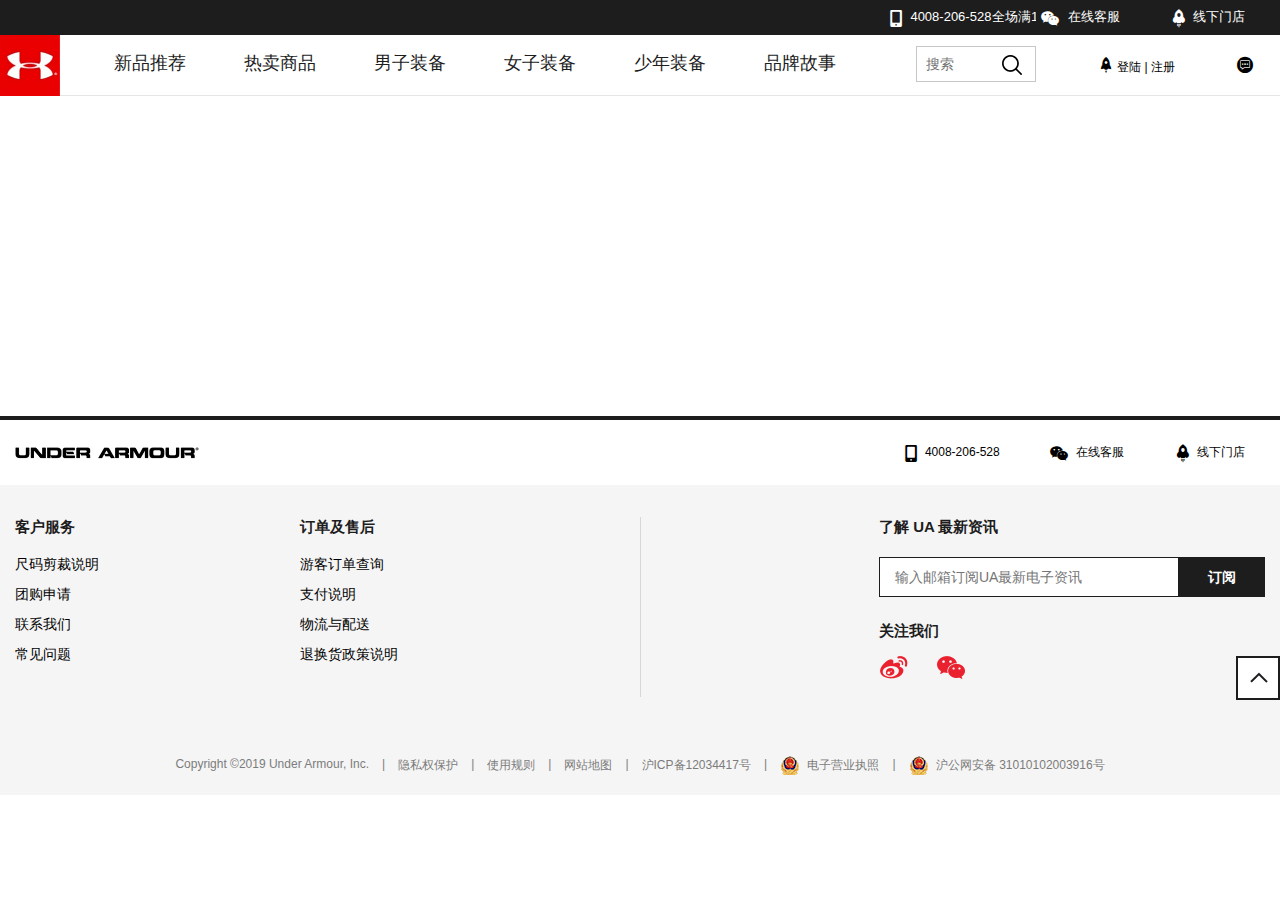
<file: html/single.html>
<!DOCTYPE html>
<html lang="en">

<head>
    <meta charset="UTF-8">
    <meta name="viewport" content="width=device-width, initial-scale=1.0">
    <meta http-equiv="X-UA-Compatible" content="ie=edge">
    <title>Document</title>
    <link rel="stylesheet" href="./../css/top.css">
    <link rel="stylesheet" href="./../css/footer.css">
    <link rel="stylesheet" href="./../font/iconfont.css">
    <link rel="stylesheet" href="./../css/single.css">
</head>

<body>
    <top>
        <div class="top_nav">
            <div class="top_nav_left">
                <span id="free">全场满199免运费</span>
            </div>
            <ul class="top_nav_right right">
                <li><i class="iconfont">&#xe635;</i>4008-206-528</li>
                <li><i class="iconfont">&#xe501;</i> 在线客服</li>
                <li><i class="iconfont">&#xe537;</i>线下门店</li>
            </ul>
        </div>
    </top>
    <div id="backtop">
        <a href="##">

        </a>
    </div>
    <div class="top_folat">
        <div class="secmeu">

        </div>
        <a href="http://localhost/andama/src">
            <img src="./../img/logo.jpg" alt="">
        </a>
        <ul class="top_folat_list">
            <li>
                <a href="##" class="top_folat_list_btn" data-id="01">新品推荐 </a>
            </li>
            <li>
                <a href="##" class="top_folat_list_btn" data-id="02">热卖商品 </a>
            </li>
            <li>
                <a href="##" class="top_folat_list_btn" data-id="03">男子装备 </a>
            </li>
            <li>
                <a href="##" class="top_folat_list_btn" data-id="04">女子装备 </a>
            </li>
            <li>
                <a href="##" class="top_folat_list_btn" data-id="05">少年装备 </a>
            </li>
            <li>
                <a href="##" class="top_folat_list_btn" data-id="06">品牌故事 </a>
            </li>

        </ul>
        <ul class="top_folat_listR right">
            <li>
                <div class="search_box">
                    <input type="text" name="" id="search" placeholder="搜索">
                    <span>

                    </span>

                </div>
            </li>
            <li>
                <i class="iconfont">&#xe61d;</i>
                <span id="login">登陆</span>
                <span class="line">|</span>
                <span class="regest">注册</span>
            </li>
            <li>
                <i class="iconfont">&#xe522;</i>
            </li>

        </ul>

    </div>





    <div class="article ">
        <!-- 节点 -->
        <!-- <div class="left_box" data-id="1">
            <ul class="article_list" class="left">
                <li class="cheacked" data-img="../img/show1.png">
                    <img src="./../img/list1.png" alt="" class="listimg">
                </li>
                <li data-img="../img/show2.png"> <img src="./../img/list2.png" alt=""></li>
                <li data-img="../img/show3.png"> <img src="./../img/list3.png" alt=""></li>
                <li data-img="../img/show4.png"> <img src="./../img/list4.png" alt=""></li>
                <li data-img="../img/show5.png"> <img src="./../img/list5.png" alt=""></li>
                <li data-img="../img/show6.png"> <img src="./../img/list6.png" alt=""></li>
            </ul>
            <div class="show">
                <img src="./../img/show1.png" alt="">
            </div>
        </div>
        <div class="right_box">
            <div class="text-box">
                <h3 class="type">男士UA Vanish Calibrate Polo衫</h3>
                <p>
                    <span>￥</span><span class="price">649.00</span>
                </p>
            </div>
            <div> -->




                <!-- <p class="style">
                    <span>颜色：</span>
                    <span class="style_color">黑色 (001) </span>
                    <span class="style_num">STYLE#1317330</span>
                </p>
                <div>
                    <a style="background-color: #231F20" data-aid="1" class="color_a color_checked"></a>
                    <a style="background-color: #006174" data-aid="2" class="color_a "></a>
                    <a style="background-color: #A29FA9" data-aid="3" class="color_a "></a>
                </div> -->




                <!-- <p class="size_box">
                    <span>尺码：</span><span class="stylesize"> </span>
                </p>
                <ul class="sizelist">
                    <li>S</li>
                    <li>M</li>
                    <li>L</li>
                    <li>XL</li>
                    <li>XXL</li>
                    <li>3XL</li>
                </ul>
                <div class="put">
                    <p class="buy_num">
                        <span>数量：</span><span class="buynum"></span>
                    </p>
                    <div class="put_sec">
                        <a class="put_reduce">-</a>
                        <input type="text" value="1" class="changenum">
                        <a class="put_add">+</a>
                    </div>
                </div>
                <div class="add_car">
                    <a class="carbtn">加入购物车</a>
                    <a class="carbtn immediately">立即购买</a>
                </div>
            </div>
        </div> -->
        <!-- 节点 -->
    </div>













    <div class="footer">
        <div class="footer_top">
            <a href="##">
                <img src="./../img/footerlogo.jpg" alt="">
            </a>
            <ul class="top_nav_right right">
                <li><i class="iconfont">&#xe635;</i>4008-206-528</li>
                <li><i class="iconfont">&#xe501;</i> 在线客服</li>
                <li><i class="iconfont">&#xe537;</i>线下门店</li>
            </ul>
        </div>
        <div class="footer_last">
            <div class="footer_last_meu">
                <div class="footer_meu_left">
                    <div class="meu_left left">
                        <p>
                            客户服务
                        </p>
                        <ul>
                            <li>尺码剪裁说明</li>
                            <li>团购申请</li>
                            <li>联系我们</li>
                            <li>常见问题</li>
                        </ul>
                    </div>
                    <div class="meu_left left">
                        <p>
                            订单及售后
                        </p>
                        <ul>
                            <li>游客订单查询</li>
                            <li>支付说明</li>
                            <li>物流与配送</li>
                            <li>退换货政策说明</li>
                        </ul>
                    </div>
                </div>
                <div class="footer_meu_right right">
                    <div class="meu_right_text">了解 UA 最新资讯</div>
                    <div class="meu_search_box">
                        <div class="search_box_inner">
                            <input type="text" placeholder="输入邮箱订阅UA最新电子资讯">
                            <a href="##">订阅</a>
                        </div>
                    </div>
                    <div class="contact">
                        <div>关注我们</div>
                        <a href="##" class="webio"></a>
                        <a href="##" class="wechat"></a>
                    </div>
                </div>
                <div class="footer_footer">
                    <ul>
                        <li>Copyright ©2019 Under Armour, Inc.</li>
                        <li class="gang">|</li>
                        <li>隐私权保护</li>
                        <li class="gang">|</li>
                        <li>使用规则</li>
                        <li class="gang">|</li>
                        <li>网站地图</li>
                        <li class="gang">|</li>
                        <li>沪ICP备12034417号</li>
                        <li class="gang">|</li>
                        <li>
                            <i class="m_cin"></i> 电子营业执照
                        </li>
                        <li class="gang">|</li>
                        <li>
                            <i class="m_cin"></i> 沪公网安备 31010102003916号
                        </li>
                    </ul>
                </div>
            </div>
        </div>
    </div>

</body>

</html>
<script src="./../js/public/ajax.js"></script>
<script src="./../js/public/common.js"></script>
<script src="./../js/public/top.js"></script>
<script src="./../js/detail/single.js"></script>
</file>
<file: css/style.css>
body,ol,ul,h1,h2,h3,h4,h5,h6,p,th,td,dl,dd,dt,form,fieldset,legend,input,textarea,select{margin:0;padding:0;box-sizing: border-box;} 
body{font:12px "微软雅黑","Arial Narrow",HELVETICA;background:#fff;}
a{color:#333;text-decoration:none} 
 
i,em{font-style:normal}
li{list-style:none}
img{border:0;vertical-align:middle} 



.noborder{border:0;}
.left{floaT:left;}
.right{float:right;}

.clearBoth{clear:both;}

.font12{font-size:12px;}


.top_nav{
    background: #1d1d1d;
    color: #fff;
    height: 35px;
    padding: 0 15px;
    font-size: 13px;
    line-height: 34px;
}
.top_nav_left{
    font-size: 13px;
    line-height: 34px;
    float: left;
    overflow: hidden;
    position: absolute;
    width: 1021px;
    height: 34px;
}
.top_nav_right>li{
    float: left;
    margin: 0 20px 0 30px;
}
.top_nav_right>li .iconfont{
    font-size: 18px;
    width: 20px;
    height: 20px;
    vertical-align: middle;
    margin: -3px 5px 0 0;
}
#free{
    width: max-content;
    position: absolute;
    left: 1021px;
}

/* body{
    height: 1200px;
} */

#backtop{
    width: 44px;
    height: 44px;
    position: fixed;
    bottom: 200px;
    right: 0;
    z-index: 21;
}
#backtop>a{
    display: block;
    width: 44px;
    height: 44px;
    background: url(./../img/icon.png);
    transition: transform .5s;
    background-position: -1066px 0;
}
#backtop>a:hover{
    background: url(./../img/icon.png);
    background-position: -1120px 0;
    transform: rotateZ(-360deg);
}
.top_folat{
    height: 60px;
    width: 100%;
    background:#fff;
    position: relative;
    max-width: none;
    /* border-bottom: 1px solid #e5e5e5; */
    clear: both;
    position: relative;
}
.top_folat>a{
    height: 61px;
    width: 60px;
    display: inline-block;
    margin-right: 20px;
    float:left;
}
.top_folat>a>img{
    width: 100%;
    height: 100%;
}
.top_folat_list>li{
    float: left;
    margin: 0 20px 0 30px;
    position: relative;
}

.top_folat_list>li>a{
    display: inline-block;
    color: #1d1d1d;
    padding: 0 4px;
    line-height: 56px;
    border-radius: 0;
    font-size: 18px;
    border-bottom: 4px solid #fff;
}
.top_folat_listR>li{
    position: relative;
    float: left;
    margin: 0 27px 0 35px;
    line-height: 60px;
}
.top_folat_listR>li>div{
    width: 120px;
    transition: all .5s;
    position: relative;
}
.top_folat_listR>li>div>input{
    background: #fff;
    border: 1px solid #c7c7c7;
    height: 36px;
    font-size: 14px;
    color: #1d1d1d;
    line-height: 16px;
    padding: 8px 40px 8px 9px;
    width: 100%;
    outline: none;
}
.search_box span{
    position: absolute;
    top: 13px;
    right: 0;
    width: 40px;
    height: 36px;
    padding: 7px 13px 7px 5px;
    cursor: pointer;
   box-sizing: border-box;
   background: url(../img/icon.png) no-repeat -170px -189px;
}

.top_folat_listR>li span{
    font-size: 14px;
    color: #1d1d1d;
    cursor: pointer;
}
.line{
    padding: 0 4px;
    color: #e5e5e5;
}
.topfolatbox{
    position: relative;
    width:100%;
    height: 665px;
    overflow: hidden;
}
.topfolat{
   position: absolute
}
.topfolat li{
    width: 1520px;
    float: left;
}
.topfolat li img{
    width: 100%;
}
#floatpoint{
    letter-spacing: normal;
    font-size: 0;
    text-align: center;
    width: 100%;
    bottom: 3%;
    position: absolute;
    left: 0;
    z-index: 6;
    
}
#floatpoint a{
    width: 10px;
    height: 10px;
    border-radius: 50%;
    display: inline-block;
    background-color: #828790;
    margin: 0 5px;
    cursor: pointer;
    overflow: hidden;
    text-indent: -1000px;
}
.pactive{
    background: #4a4a4a;
    border: 1px solid #fff;
}









.summer{
    text-align: center;
    color: #1d1d1d;
    margin: 40px auto 50px;
}
.summerfrist{
    font-size: 24px;
}
.summersecond{
    font-weight: bold;
    font-size: 48px;
    margin: 8px auto 37px;
}
.summerthree{
    margin-bottom: -10px;
}

.summerthree h4{
    display: inline-block;
    font-size: 16px;
    vertical-align: top;
    width: 180px;
    height: 60px;
}
.summerthree h4 a{
    display: block;
    margin: 0 20px 10px;
    width: auto;
    min-width: 140px;
    padding: 0 10px;
    height: 50px;
    font-size: 16px;
    line-height: 46px;
    margin: 0 20px; 
    border: 2px solid #1d1d1d;
    transition: all .3s;
}
.summerthree h4 a:hover{
    background: #1d1d1d;
    color: #fff;
}



.bannerone{
    text-align: center;
    position: relative;
    overflow: hidden;
}
.bannerone>div{
    width: 50%;
    float: left;
    margin-bottom: 45px;
}
.bannerone>div>div{
    width: 100%;
}
.banneroneinner img{
    width: 100%;
}
.banneronetext{
    font-size: 20px;
    font-weight: bold;
    padding: 18px 0 8px;
    color: #1d1d1d;
}
.banneronetype{
    font-size: 16px;
    color: #4c4c4c;
}
.banneroneinner div{
    position: relative;
}
.banneroneinner div span{
    position: absolute;
    display: none;
    font-size: 16px;
    width: 120px;
    height: 40px;
    text-align: center;
    line-height: 40px;
    color: #e5e5e5;
    border: 1px solid #e5e5e5;
    left: 50%;
    top: 50%;
    transform: translateX(-50%) translateY(-50%);
    transition: all .3s;
}

.banneroneinner div span:hover{
    color: #1d1d1d;
    background: #fff;
}
.banneroneinner .bannerover .back{
    width: 100%;
    height: 100%;
    position: absolute;
    display: none;
    z-index: 1;
    background: rgba(0, 0, 0, .5)
}

.bannertwo .big{
    width: 100%;
    text-align: center;
    position: relative;
    overflow: hidden;
}
.bannerthr .thrbig{
    width: 33%;
    text-align: center;
    position: relative;
    overflow: hidden;
}
.middle{
    margin: 0 7px;
}





.footer{
    border-top: 4px solid #1d1d1d;
    position: relative;
    background: #fff;
}
.footer_top{
    line-height: 64px;
    margin: 0 auto;
    max-width: 1290px;
    padding: 0 15px;
}
.footer_top>a{
    display: inline-block;
    width: 184px;
    height: 64px;
}
.footer_top>a img{
    width: 100%;
}
.footer_last{
    background: #f5f5f5;
    clear: both !important;
}
.footer_last_meu{
    margin: 0 auto;
    max-width: 1290px;
    padding: 32px 15px 0;
    position: relative;
    overflow: hidden;
}
.footer_meu_left{
    float: left;
    width: 50%;
    border-right: 1px solid #d7d7d7;
    min-height: 180px;
}
.meu_left{
    margin: 0 4% 0 0;
    width: 41.66666667%;
}
.meu_left p{
    padding-bottom: 12px;
    font-size: 15px;
    color: #1d1d1d;
    font-weight: bold;
    line-height: 20px;
}
.meu_left ul{
    clear: both !important;
}
.meu_left ul li{
    line-height: 20px;
    padding: 5px 0;
    font-size: 14px;
}
.footer_meu_right{
    position: relative;
    font-size: 15px;
    color: #1d1d1d;
    font-weight: bold;
    margin-bottom: 20px;
    line-height: 20px;
    width: 386px;
    height: 104px;
}
.meu_right_text{
    margin-bottom: 20px;
}
.meu_search_box{
    position: relative;
    height: 64px;
}
.search_box_inner{
    padding: 0 86px 0 0;
    width: 386px;
}
.search_box_inner input{
    height: 40px;
    line-height: 16px;
    border: 1px solid #1d1d1d;
    font-size: 14px;
    padding: 0 15px;
    width: 300px;
    height: 40px;

}
.search_box_inner a{
    position: absolute;
    text-align: center;
    right: 0;
    top: 0;
    line-height: 40px;
    width: 86px;
    color: #fff;
    background: #1d1d1d;
    font-size: 14px;
}
.contact a{
    display: inline-block;
    width: 30px;
    height: 25px;
}
.contact div{
    margin-bottom: 14px;
}
.webio{
    background: url(./../img/icon.png) no-repeat -175px -249px;
    margin-right: 24px;
}
.wechat{
    background: url(./../img/icon.png) no-repeat -236px -249px;
}
.footer_footer{
    position: relative;
    text-align: center;
    margin: 60px auto 20px;
    width: 100%;
    text-align: center;
    font-size: 12px;
    color: #7c7c7c;
    float: left;
}
.footer_footer ul{
    width: max-content; 
    margin: 0 auto;
}
.footer_footer li{
    float: left;
}
.gang{
    margin: 0 13px;
}
.m_cin{
    margin: -2px 4px 0 0;
    vertical-align: middle;
    display: inline-block;
    width: 20px;
    height: 20px;
    background: url(./../img/icon.png) no-repeat -392px -250px;
}





.secmeu{
    overflow: hidden;
    width: 100%;
    box-sizing: border-box;
    background: #fff;
    position: absolute;
    border-top: 1px solid #e5e5e5;
    border-bottom: 1px solid #e5e5e5;
    top: 60px;
    z-index: 999;
    padding: 20px 20px 20px 110px;
    text-align: center;
    display: none;
    clear: both;
}
.secmeu_f{
    clear: both;
    position: relative;
}
.firstmenlist{
    font-size: 14px;
    float: left;
    margin-right:150px;
    clear: both;
}
.firstmenlist ul{
    clear: both;
}
.firstmenlist li{
    line-height: 40px;
    clear: both;
}
/* .middlesrc{
    margin: 0 25px;
   
} */
.secmeu .banneroneinner{
    margin: 0 10px;
}
.secmeu .banneronetext{
    font-size: 16px;
    font-weight: normal;
}
</file>
<file: font/iconfont.css>
@font-face {font-family: "iconfont";
  src: url('iconfont.eot?t=1555906438522'); /* IE9 */
  src: url('iconfont.eot?t=1555906438522#iefix') format('embedded-opentype'), /* IE6-IE8 */
  url('[data-uri]') format('woff2'),
  url('iconfont.woff?t=1555906438522') format('woff'),
  url('iconfont.ttf?t=1555906438522') format('truetype'), /* chrome, firefox, opera, Safari, Android, iOS 4.2+ */
  url('iconfont.svg?t=1555906438522#iconfont') format('svg'); /* iOS 4.1- */
}

.iconfont {
  font-family: "iconfont" !important;
  font-size: 16px;
  font-style: normal;
  -webkit-font-smoothing: antialiased;
  -moz-osx-font-smoothing: grayscale;
}

.icon-jiankuohaocudayou:before {
  content: "\e64b";
}

.icon-jiankuohaocudazuo:before {
  content: "\e64e";
}

.icon-huojian:before {
  content: "\e61d";
}

.icon-wx:before {
  content: "\e501";
}

.icon-huidaodingbu:before {
  content: "\e537";
}

.icon-fangdajing:before {
  content: "\e6b7";
}

.icon-shouji:before {
  content: "\e635";
}

.icon-weibo:before {
  content: "\e604";
}

.icon-fangdajing1:before {
  content: "\e699";
}

.icon-xiajiankuohao:before {
  content: "\e612";
}

.icon-xinxi:before {
  content: "\e522";
}

.icon-shangjiankuohao:before {
  content: "\e619";
}
</file>
<file: font/demo.css>
/* Logo 字体 */
@font-face {
  font-family: "iconfont logo";
  src: url('https://at.alicdn.com/t/font_985780_km7mi63cihi.eot?t=1545807318834');
  src: url('https://at.alicdn.com/t/font_985780_km7mi63cihi.eot?t=1545807318834#iefix') format('embedded-opentype'),
    url('https://at.alicdn.com/t/font_985780_km7mi63cihi.woff?t=1545807318834') format('woff'),
    url('https://at.alicdn.com/t/font_985780_km7mi63cihi.ttf?t=1545807318834') format('truetype'),
    url('https://at.alicdn.com/t/font_985780_km7mi63cihi.svg?t=1545807318834#iconfont') format('svg');
}

.logo {
  font-family: "iconfont logo";
  font-size: 160px;
  font-style: normal;
  -webkit-font-smoothing: antialiased;
  -moz-osx-font-smoothing: grayscale;
}

/* tabs */
.nav-tabs {
  position: relative;
}

.nav-tabs .nav-more {
  position: absolute;
  right: 0;
  bottom: 0;
  height: 42px;
  line-height: 42px;
  color: #666;
}

#tabs {
  border-bottom: 1px solid #eee;
}

#tabs li {
  cursor: pointer;
  width: 100px;
  height: 40px;
  line-height: 40px;
  text-align: center;
  font-size: 16px;
  border-bottom: 2px solid transparent;
  position: relative;
  z-index: 1;
  margin-bottom: -1px;
  color: #666;
}


#tabs .active {
  border-bottom-color: #f00;
  color: #222;
}

.tab-container .content {
  display: none;
}

/* 页面布局 */
.main {
  padding: 30px 100px;
  width: 960px;
  margin: 0 auto;
}

.main .logo {
  color: #333;
  text-align: left;
  margin-bottom: 30px;
  line-height: 1;
  height: 110px;
  margin-top: -50px;
  overflow: hidden;
  *zoom: 1;
}

.main .logo a {
  font-size: 160px;
  color: #333;
}

.helps {
  margin-top: 40px;
}

.helps pre {
  padding: 20px;
  margin: 10px 0;
  border: solid 1px #e7e1cd;
  background-color: #fffdef;
  overflow: auto;
}

.icon_lists {
  width: 100% !important;
  overflow: hidden;
  *zoom: 1;
}

.icon_lists li {
  width: 100px;
  margin-bottom: 10px;
  margin-right: 20px;
  text-align: center;
  list-style: none !important;
  cursor: default;
}

.icon_lists li .code-name {
  line-height: 1.2;
}

.icon_lists .icon {
  display: block;
  height: 100px;
  line-height: 100px;
  font-size: 42px;
  margin: 10px auto;
  color: #333;
  -webkit-transition: font-size 0.25s linear, width 0.25s linear;
  -moz-transition: font-size 0.25s linear, width 0.25s linear;
  transition: font-size 0.25s linear, width 0.25s linear;
}

.icon_lists .icon:hover {
  font-size: 100px;
}

.icon_lists .svg-icon {
  /* 通过设置 font-size 来改变图标大小 */
  width: 1em;
  /* 图标和文字相邻时，垂直对齐 */
  vertical-align: -0.15em;
  /* 通过设置 color 来改变 SVG 的颜色/fill */
  fill: currentColor;
  /* path 和 stroke 溢出 viewBox 部分在 IE 下会显示
      normalize.css 中也包含这行 */
  overflow: hidden;
}

.icon_lists li .name,
.icon_lists li .code-name {
  color: #666;
}

/* markdown 样式 */
.markdown {
  color: #666;
  font-size: 14px;
  line-height: 1.8;
}

.highlight {
  line-height: 1.5;
}

.markdown img {
  vertical-align: middle;
  max-width: 100%;
}

.markdown h1 {
  color: #404040;
  font-weight: 500;
  line-height: 40px;
  margin-bottom: 24px;
}

.markdown h2,
.markdown h3,
.markdown h4,
.markdown h5,
.markdown h6 {
  color: #404040;
  margin: 1.6em 0 0.6em 0;
  font-weight: 500;
  clear: both;
}

.markdown h1 {
  font-size: 28px;
}

.markdown h2 {
  font-size: 22px;
}

.markdown h3 {
  font-size: 16px;
}

.markdown h4 {
  font-size: 14px;
}

.markdown h5 {
  font-size: 12px;
}

.markdown h6 {
  font-size: 12px;
}

.markdown hr {
  height: 1px;
  border: 0;
  background: #e9e9e9;
  margin: 16px 0;
  clear: both;
}

.markdown p {
  margin: 1em 0;
}

.markdown>p,
.markdown>blockquote,
.markdown>.highlight,
.markdown>ol,
.markdown>ul {
  width: 80%;
}

.markdown ul>li {
  list-style: circle;
}

.markdown>ul li,
.markdown blockquote ul>li {
  margin-left: 20px;
  padding-left: 4px;
}

.markdown>ul li p,
.markdown>ol li p {
  margin: 0.6em 0;
}

.markdown ol>li {
  list-style: decimal;
}

.markdown>ol li,
.markdown blockquote ol>li {
  margin-left: 20px;
  padding-left: 4px;
}

.markdown code {
  margin: 0 3px;
  padding: 0 5px;
  background: #eee;
  border-radius: 3px;
}

.markdown strong,
.markdown b {
  font-weight: 600;
}

.markdown>table {
  border-collapse: collapse;
  border-spacing: 0px;
  empty-cells: show;
  border: 1px solid #e9e9e9;
  width: 95%;
  margin-bottom: 24px;
}

.markdown>table th {
  white-space: nowrap;
  color: #333;
  font-weight: 600;
}

.markdown>table th,
.markdown>table td {
  border: 1px solid #e9e9e9;
  padding: 8px 16px;
  text-align: left;
}

.markdown>table th {
  background: #F7F7F7;
}

.markdown blockquote {
  font-size: 90%;
  color: #999;
  border-left: 4px solid #e9e9e9;
  padding-left: 0.8em;
  margin: 1em 0;
}

.markdown blockquote p {
  margin: 0;
}

.markdown .anchor {
  opacity: 0;
  transition: opacity 0.3s ease;
  margin-left: 8px;
}

.markdown .waiting {
  color: #ccc;
}

.markdown h1:hover .anchor,
.markdown h2:hover .anchor,
.markdown h3:hover .anchor,
.markdown h4:hover .anchor,
.markdown h5:hover .anchor,
.markdown h6:hover .anchor {
  opacity: 1;
  display: inline-block;
}

.markdown>br,
.markdown>p>br {
  clear: both;
}


.hljs {
  display: block;
  background: white;
  padding: 0.5em;
  color: #333333;
  overflow-x: auto;
}

.hljs-comment,
.hljs-meta {
  color: #969896;
}

.hljs-string,
.hljs-variable,
.hljs-template-variable,
.hljs-strong,
.hljs-emphasis,
.hljs-quote {
  color: #df5000;
}

.hljs-keyword,
.hljs-selector-tag,
.hljs-type {
  color: #a71d5d;
}

.hljs-literal,
.hljs-symbol,
.hljs-bullet,
.hljs-attribute {
  color: #0086b3;
}

.hljs-section,
.hljs-name {
  color: #63a35c;
}

.hljs-tag {
  color: #333333;
}

.hljs-title,
.hljs-attr,
.hljs-selector-id,
.hljs-selector-class,
.hljs-selector-attr,
.hljs-selector-pseudo {
  color: #795da3;
}

.hljs-addition {
  color: #55a532;
  background-color: #eaffea;
}

.hljs-deletion {
  color: #bd2c00;
  background-color: #ffecec;
}

.hljs-link {
  text-decoration: underline;
}

/* 代码高亮 */
/* PrismJS 1.15.0
https://prismjs.com/download.html#themes=prism&languages=markup+css+clike+javascript */
/**
 * prism.js default theme for JavaScript, CSS and HTML
 * Based on dabblet (http://dabblet.com)
 * @author Lea Verou
 */
code[class*="language-"],
pre[class*="language-"] {
  color: black;
  background: none;
  text-shadow: 0 1px white;
  font-family: Consolas, Monaco, 'Andale Mono', 'Ubuntu Mono', monospace;
  text-align: left;
  white-space: pre;
  word-spacing: normal;
  word-break: normal;
  word-wrap: normal;
  line-height: 1.5;

  -moz-tab-size: 4;
  -o-tab-size: 4;
  tab-size: 4;

  -webkit-hyphens: none;
  -moz-hyphens: none;
  -ms-hyphens: none;
  hyphens: none;
}

pre[class*="language-"]::-moz-selection,
pre[class*="language-"] ::-moz-selection,
code[class*="language-"]::-moz-selection,
code[class*="language-"] ::-moz-selection {
  text-shadow: none;
  background: #b3d4fc;
}

pre[class*="language-"]::selection,
pre[class*="language-"] ::selection,
code[class*="language-"]::selection,
code[class*="language-"] ::selection {
  text-shadow: none;
  background: #b3d4fc;
}

@media print {

  code[class*="language-"],
  pre[class*="language-"] {
    text-shadow: none;
  }
}

/* Code blocks */
pre[class*="language-"] {
  padding: 1em;
  margin: .5em 0;
  overflow: auto;
}

:not(pre)>code[class*="language-"],
pre[class*="language-"] {
  background: #f5f2f0;
}

/* Inline code */
:not(pre)>code[class*="language-"] {
  padding: .1em;
  border-radius: .3em;
  white-space: normal;
}

.token.comment,
.token.prolog,
.token.doctype,
.token.cdata {
  color: slategray;
}

.token.punctuation {
  color: #999;
}

.namespace {
  opacity: .7;
}

.token.property,
.token.tag,
.token.boolean,
.token.number,
.token.constant,
.token.symbol,
.token.deleted {
  color: #905;
}

.token.selector,
.token.attr-name,
.token.string,
.token.char,
.token.builtin,
.token.inserted {
  color: #690;
}

.token.operator,
.token.entity,
.token.url,
.language-css .token.string,
.style .token.string {
  color: #9a6e3a;
  background: hsla(0, 0%, 100%, .5);
}

.token.atrule,
.token.attr-value,
.token.keyword {
  color: #07a;
}

.token.function,
.token.class-name {
  color: #DD4A68;
}

.token.regex,
.token.important,
.token.variable {
  color: #e90;
}

.token.important,
.token.bold {
  font-weight: bold;
}

.token.italic {
  font-style: italic;
}

.token.entity {
  cursor: help;
}
</file>
<file: css/top.css>
body,ol,ul,h1,h2,h3,h4,h5,h6,p,th,td,dl,dd,dt,form,fieldset,legend,input,textarea,select{margin:0;padding:0;box-sizing: border-box;} 
body{font:12px "微软雅黑","Arial Narrow",HELVETICA;background:#fff;}
a{color:#333;text-decoration:none} 
 
i,em{font-style:normal}
li{list-style:none}
img{border:0;vertical-align:middle} 



.noborder{border:0;}
.left{floaT:left;}
.right{float:right;}

.clearBoth{clear:both;}

.font12{font-size:12px;}


.top_nav{
    background: #1d1d1d;
    color: #fff;
    height: 35px;
    padding: 0 15px;
    font-size: 13px;
    line-height: 34px;
}
.top_nav_left{
    font-size: 13px;
    line-height: 34px;
    float: left;
    overflow: hidden;
    position: absolute;
    width: 1021px;
    height: 34px;
}
.top_nav_right>li{
    float: left;
    margin: 0 20px 0 30px;
}
.top_nav_right>li .iconfont{
    font-size: 18px;
    width: 20px;
    height: 20px;
    vertical-align: middle;
    margin: -3px 5px 0 0;
}
#free{
    width: max-content;
    position: absolute;
    left: 1021px;
}

/* body{
    height: 1200px;
} */

#backtop{
    width: 44px;
    height: 44px;
    position: fixed;
    bottom: 200px;
    right: 0;
    z-index: 21;
}
#backtop>a{
    display: block;
    width: 44px;
    height: 44px;
    background: url(./../img/icon.png);
    transition: transform .5s;
    background-position: -1066px 0;
}
#backtop>a:hover{
    background: url(./../img/icon.png);
    background-position: -1120px 0;
    transform: rotateZ(-360deg);
}
.top_folat{
    height: 60px;
    width: 100%;
    background:#fff;
    position: relative;
    max-width: none;
    border-bottom: 1px solid #e5e5e5;
    clear: both;
    position: relative;
}
.top_folat>a{
    height: 61px;
    width: 60px;
    display: inline-block;
    margin-right: 20px;
    float:left;
}
.top_folat>a>img{
    width: 100%;
    height: 100%;
}
.top_folat_list>li{
    float: left;
    margin: 0 20px 0 30px;
    position: relative;
}

.top_folat_list>li>a{
    display: inline-block;
    color: #1d1d1d;
    padding: 0 4px;
    line-height: 56px;
    border-radius: 0;
    font-size: 18px;
    border-bottom: 4px solid #fff;
}
.top_folat_listR>li{
    position: relative;
    float: left;
    margin: 0 27px 0 35px;
    line-height: 60px;
}
.top_folat_listR>li>div{
    width: 120px;
    transition: all .5s;
    position: relative;
}
.top_folat_listR>li>div>input{
    background: #fff;
    border: 1px solid #c7c7c7;
    height: 36px;
    font-size: 14px;
    color: #1d1d1d;
    line-height: 16px;
    padding: 8px 40px 8px 9px;
    width: 100%;
    outline: none;
}
.search_box span{
    position: absolute;
    top: 13px;
    right: 0;
    width: 40px;
    height: 36px;
    padding: 7px 13px 7px 5px;
    cursor: pointer;
   box-sizing: border-box;
   background: url(../img/icon.png) no-repeat -170px -189px;
}
</file>
<file: css/footer.css>
.footer{
    border-top: 4px solid #1d1d1d;
    position: relative;
    background: #fff;
}
.footer_top{
    line-height: 64px;
    margin: 0 auto;
    max-width: 1290px;
    padding: 0 15px;
}
.footer_top>a{
    display: inline-block;
    width: 184px;
    height: 64px;
}
.footer_top>a img{
    width: 100%;
}
.footer_last{
    background: #f5f5f5;
    clear: both !important;
}
.footer_last_meu{
    margin: 0 auto;
    max-width: 1290px;
    padding: 32px 15px 0;
    position: relative;
    overflow: hidden;
}
.footer_meu_left{
    float: left;
    width: 50%;
    border-right: 1px solid #d7d7d7;
    min-height: 180px;
}
.meu_left{
    margin: 0 4% 0 0;
    width: 41.66666667%;
}
.meu_left p{
    padding-bottom: 12px;
    font-size: 15px;
    color: #1d1d1d;
    font-weight: bold;
    line-height: 20px;
}
.meu_left ul{
    clear: both !important;
}
.meu_left ul li{
    line-height: 20px;
    padding: 5px 0;
    font-size: 14px;
}
.footer_meu_right{
    position: relative;
    font-size: 15px;
    color: #1d1d1d;
    font-weight: bold;
    margin-bottom: 20px;
    line-height: 20px;
    width: 386px;
    height: 104px;
}
.meu_right_text{
    margin-bottom: 20px;
}
.meu_search_box{
    position: relative;
    height: 64px;
}
.search_box_inner{
    padding: 0 86px 0 0;
    width: 386px;
}
.search_box_inner input{
    height: 40px;
    line-height: 16px;
    border: 1px solid #1d1d1d;
    font-size: 14px;
    padding: 0 15px;
    width: 300px;
    height: 40px;

}
.search_box_inner a{
    position: absolute;
    text-align: center;
    right: 0;
    top: 0;
    line-height: 40px;
    width: 86px;
    color: #fff;
    background: #1d1d1d;
    font-size: 14px;
}
.contact a{
    display: inline-block;
    width: 30px;
    height: 25px;
}
.contact div{
    margin-bottom: 14px;
}
.webio{
    background: url(./../img/icon.png) no-repeat -175px -249px;
    margin-right: 24px;
}
.wechat{
    background: url(./../img/icon.png) no-repeat -236px -249px;
}
.footer_footer{
    position: relative;
    text-align: center;
    margin: 60px auto 20px;
    width: 100%;
    text-align: center;
    font-size: 12px;
    color: #7c7c7c;
    float: left;
}
.footer_footer ul{
    width: max-content; 
    margin: 0 auto;
}
.footer_footer li{
    float: left;
}
.gang{
    margin: 0 13px;
}
.m_cin{
    margin: -2px 4px 0 0;
    vertical-align: middle;
    display: inline-block;
    width: 20px;
    height: 20px;
    background: url(./../img/icon.png) no-repeat -392px -250px;
}





.secmeu{
    overflow: hidden;
    width: 100%;
    box-sizing: border-box;
    background: #fff;
    position: absolute;
    border-top: 1px solid #e5e5e5;
    border-bottom: 1px solid #e5e5e5;
    top: 60px;
    z-index: 999;
    padding: 20px 20px 20px 110px;
    text-align: center;
    display: none;
    clear: both;
}
.secmeu_f{
    clear: both;
    position: relative;
}
.firstmenlist{
    font-size: 14px;
    float: left;
    margin-right:150px;
    clear: both;
}
.firstmenlist ul{
    clear: both;
}
.firstmenlist li{
    line-height: 40px;
    clear: both;
}
/* .middlesrc{
    margin: 0 25px;
   
} */
.secmeu .banneroneinner{
    margin: 0 10px;
}
.secmeu .banneronetext{
    font-size: 16px;
    font-weight: normal;
}
</file>
<file: css/car.css>
* {
    margin: 0;
    padding: 0;
}

#tab {
    table-layout: fixed;
    width: 990px;
    margin: 30px auto 0;
    border-collapse: collapse;
    font-size: 16px;
}

#tab thead tr {
    height: 43px;
    width: 990px;
    background: #EEEEEE;
}

#tab .tbody tr {
    height: 120px;
}

.money {
    width: 75%;
}

.tbody tr {
    border-top: 2px solid #ccc;
}

.count td:nth-child(6) input {
    width: 50%;
}

.count td:nth-child(6) button {
    width: 10%;
}

#footer {
    height: 43px;
    text-align: right;
    background: #EEEEEE;
    width: 899.6px;
    margin: 0 auto;
    padding-right: 90px;
    font-size: 16px;
}

#footer {}
</file>
<file: css/regset.css>
.regest_box{
    /* min-height: 500px; */
    margin-top: 70px;
    margin-bottom: 25px;
    color: rgb(29, 29, 29);
}
#regest,#login{
    margin: 0 auto;
    width: 400px;
    min-height: 300px;
}
#regest>h4,#login>h4{
    font-size: 26px;
    color: rgb(29, 29, 29);
    letter-spacing: 0px;
    margin-bottom: 34px;
    font-weight: normal;
}
#regest div p,#login div p{
    font-size: 16px;
    color: rgb(29, 29, 29);
    letter-spacing: 0px;
    margin-bottom: 10px;
}
#regest div input,#login div input{
    width: 100%;
    height: 48px;
    color: rgb(29, 29, 29);
    font-size: 14px;
    background-color: rgb(255, 255, 255);
    padding: 12px;
    border-radius: 0px;
    border-width: 1px;
    border-style: solid;
    border-color: rgb(199, 199, 199);
    border-image: initial;
    margin-bottom: 15px;
}
#regest div,#login div{
   
    overflow: hidden;
}

#regest .checkbox input,#login .checkbox input{
    float: left;
    display: block;
    position: relative;
    width: 24px;
    height: 24px;
}
#regest .checkbox span,#login .checkbox span{
    display: block;
    vertical-align: middle;
    font-size: 16px;
}
#subbtn{
    max-width: 400px;
    width: 100%;
    height: 60px;
    background-color: rgb(234, 33, 46);
    text-align: center;
    font-weight: bolder;
    font-size: 24px;
    color: rgb(255, 255, 255);
    line-height: 60px;
    display: block;
    border: none;
}
#subbtn:hover{
    background-color: rgb(29, 29, 29);
}
</file>
<file: css/detail.css>
.middle_banner{
    max-width: 1320px;
    /* padding: 0 20px; */
    margin: 0 auto;
    
}


.list_heard{
    margin: 49px auto 19px;
}
.list_heard_text{
    margin-bottom: 10px;
}
.list_heard_text span{
    display: inline-block;
    font-size: 24px;
    color: #333;
    line-height: 22px;
    margin-right: 1em;
}
.list_heard_text i{
    font-size: 16px;
    color: #7c7c7c;
    line-height: 22px;
}
.list_heard_text>p>span{
    font-size: 16px;
    color: #7c7c7c;
    line-height: 22px;
}
.list_box{
    overflow: hidden;
}
.middle_banner h3{
    text-align: center;
    font-size: 24px;
    color: #1d1d1d;
    margin-bottom: 39px;
}
.middle_list{
    float: left;
    position: relative;
    height: auto;
    height: 450px;
    margin-bottom: 2.344%;
    width: 25%;
}

.list_inner{
    box-sizing: border-box;
    position: relative;
    width: 100%;
    padding: 10px 10px 8px;
    border: 1px solid transparent;
    background: #fff;
    border-radius: 0;
    top: 0;
    left: 0;
    z-index: 0;
}
.list_inner:hover{
    border: 1px solid #1d1d1d;
}

.color>a:hover{
    border-width: 2px;
    border-color:#1d1d1d;
    box-sizing: border-box;
    background-clip: content-box;
    padding: 2px;
}






.img_inner{
    background: #f0f0f0;
}
.img_src{
    width: 100%;
}




.text_inner{
    width: 100%;
    overflow: hidden;
}
.text_inner>div{
    padding: 8px 0 2px;
}
.text_inner>div>a{
    display: block;
    position: relative;
    float: left;
    width: 28px;
    height: 16px;
    margin-bottom: 6px;
    border: 1px solid #ddd;
    margin-right: 10px;
}
.text_inner>p{
    font-size: 14px;
    color: #1d1d1d;
    line-height: 18px;
    display: block;
    width: 100%;
    height: 18px;
    white-space: nowrap;
    text-overflow: ellipsis;
    overflow: hidden;
}
.text_inner>p:last-child{
    color: #5a5a5a;
}
</file>
<file: css/single.css>
.article{
    margin: 60px auto;
    max-width: 1320px;
    padding: 0 20px;
    min-height: 200px;
    position: relative;
    overflow: hidden;
}
.left_box{
    width: 60%;
    float: left;
    min-height: 250px;
}

.article_list{
    width: 56px;
    float: left;
}
.article_list>li{
    width: 100%;
    margin-bottom: 10px;
    box-sizing: border-box;
    border: 1px solid #ccc;
}

.article_list .cheacked{
    border: 2px solid #1d1d1d;
   
}
.article_list>li>img{
    width: 100%;
}
.show{
    background: #f0f0f0;
    float: left;
    margin-left: 7%;
    width: 82.822%;
    min-height: 450px;
    position: relative;
}
.show .magnifier{
    position: absolute;
    z-index: 2;
    width: 200px;
    height: 200px;
    top: 0px;
    display: none;
    left: 0px;
    box-shadow: -2px 0px 8px 1px rgba(0, 0, 0, 0.2),
                 0px -2px 8px 1px rgba(0, 0, 0, 0.2),
                 2px 0px 8px 1px rgba(0, 0, 0, 0.2),
                 0px 2px 8px 1px rgba(0, 0, 0, 0.2);
}
.show img{
    width: 100%;
}
.right_box{
    width: 40%;
    float: left;
    min-height: 250px;
    box-sizing: border-box;
}
.text-box>h3{
    font-size: 22px;
    color: #1d1d1d;
    line-height: 30px;
    font-weight: normal;
}
.text-box>p{
    margin: 20px 0 25px;
    font-size: 22px;
    color: #1d1d1d;
    line-height: 30px;
}
.style{
    font-size: 14px;
    color: #1d1d1d;
    margin-bottom: 8px;
}

.color_a{
    display: inline-block;
    position: relative;
   
    width: 42px;
    height: 30px;
    margin-bottom: 6px;
    border: 1px solid #ddd;
    margin-right: 10px;
}
.color_checked{
    box-sizing: border-box;
    padding: 2px;
    border: 2px solid #1d1d1d;
    background-clip: content-box;
}
.size_box{
    font-size: 14px;
    margin: 15px 0 8px;
}
.sizelist{
    clear: both;
    overflow: hidden;
}
.sizelist li{
    float: left;
    width: auto;
    min-width: 44px;
    padding: 0 10px;
    height: 38px;
    border: 1px solid #c7c7c7;
    line-height: 38px;
    text-align: center;
    cursor: pointer;
    margin-right: 13px;
    margin-bottom: 12px;
    font-size: 16px;
}
.pust{
    margin: 28px 0 8px;
  
}
.put_sec{
    overflow: hidden;
}
.buy_num{
    margin-bottom: 8px;
    font-size: 14px;
}
.put_reduce,.put_add{
    float: left;
    text-align: center;
    display: inline-block;
    width: 35px;
    border: 1px solid #979797;
    font-size: 16px;
    line-height: 28px;
    font-weight: 700;
}
.changenum{
    float: left;
    box-sizing: border-box;
    height: 30px;
    width: 50px;
    text-align: center;
    padding: 0;
    vertical-align: middle;
    border: 1px solid #979797;
}
.add_car{
    margin: 24px 0 9px;
}
.carbtn{
    height: 48px;
    line-height: 48px;
    width: 48%;
    font-weight: bold;
    float: left;
    font-size: 14px;
    text-align: center;
    color: #fff;
    background-color: #ea212e;
}
.immediately{
    float: right;
    background-color: #1d1d1d;
}
.big_img{
    position: absolute;
    width: 500px;
    height: 500px;
    background: #eee;
    left: 810px;
    display: none;
    overflow: hidden;
}
.big_img .bigimg{
    position:absolute;
    width: 150%;
    height: 150%;
    
}
</file>
